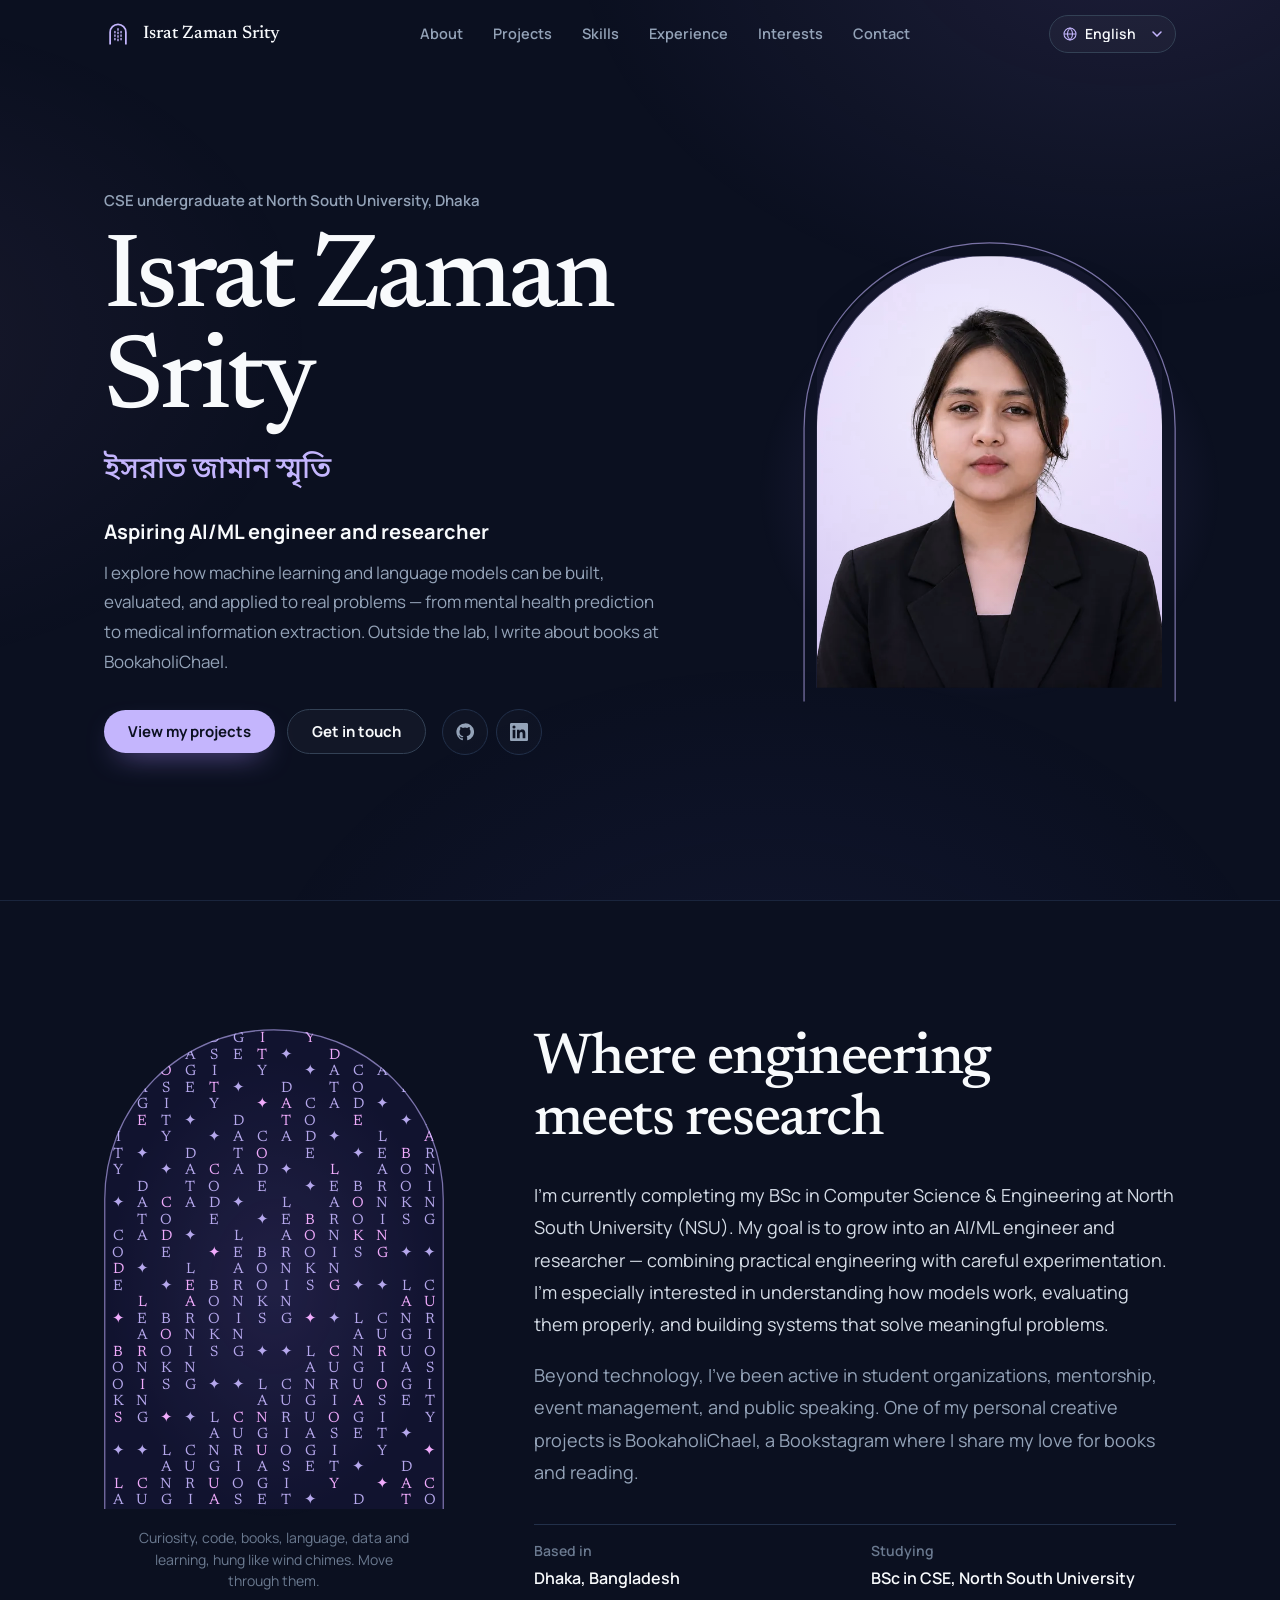
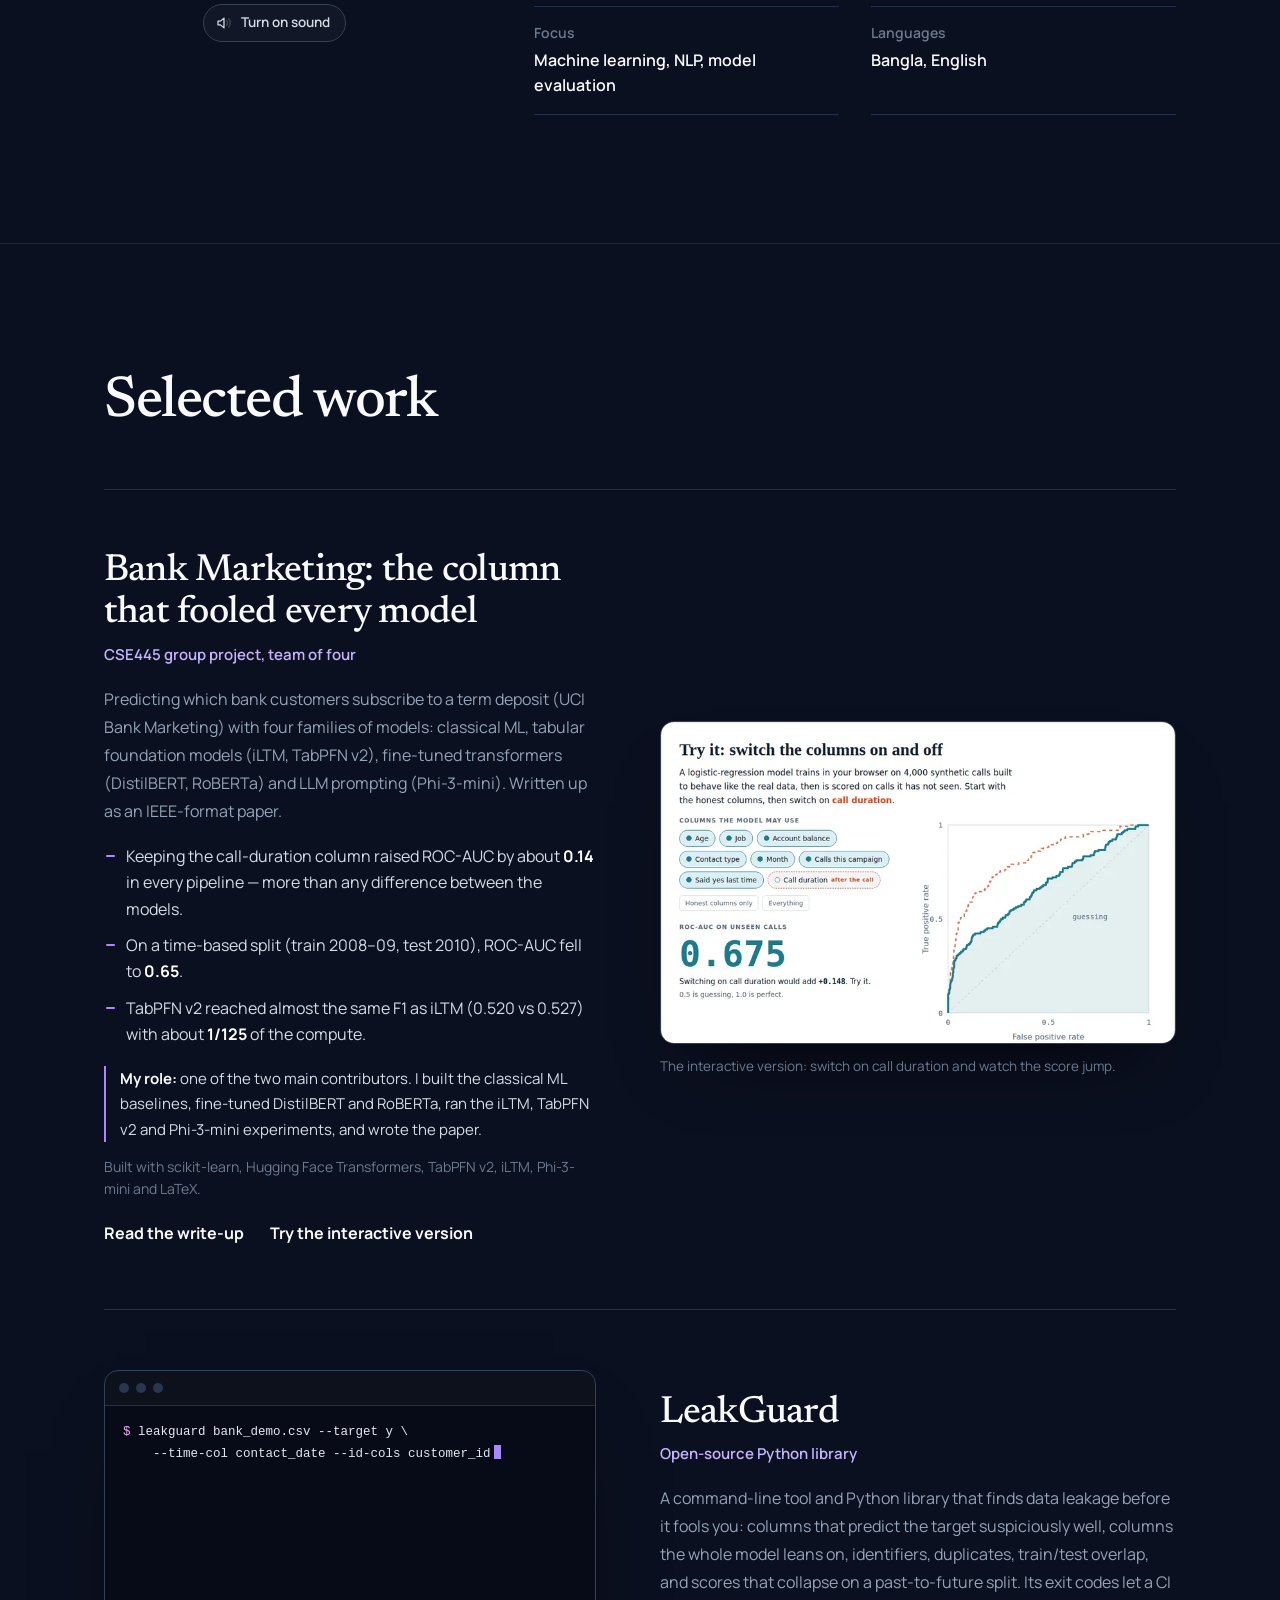
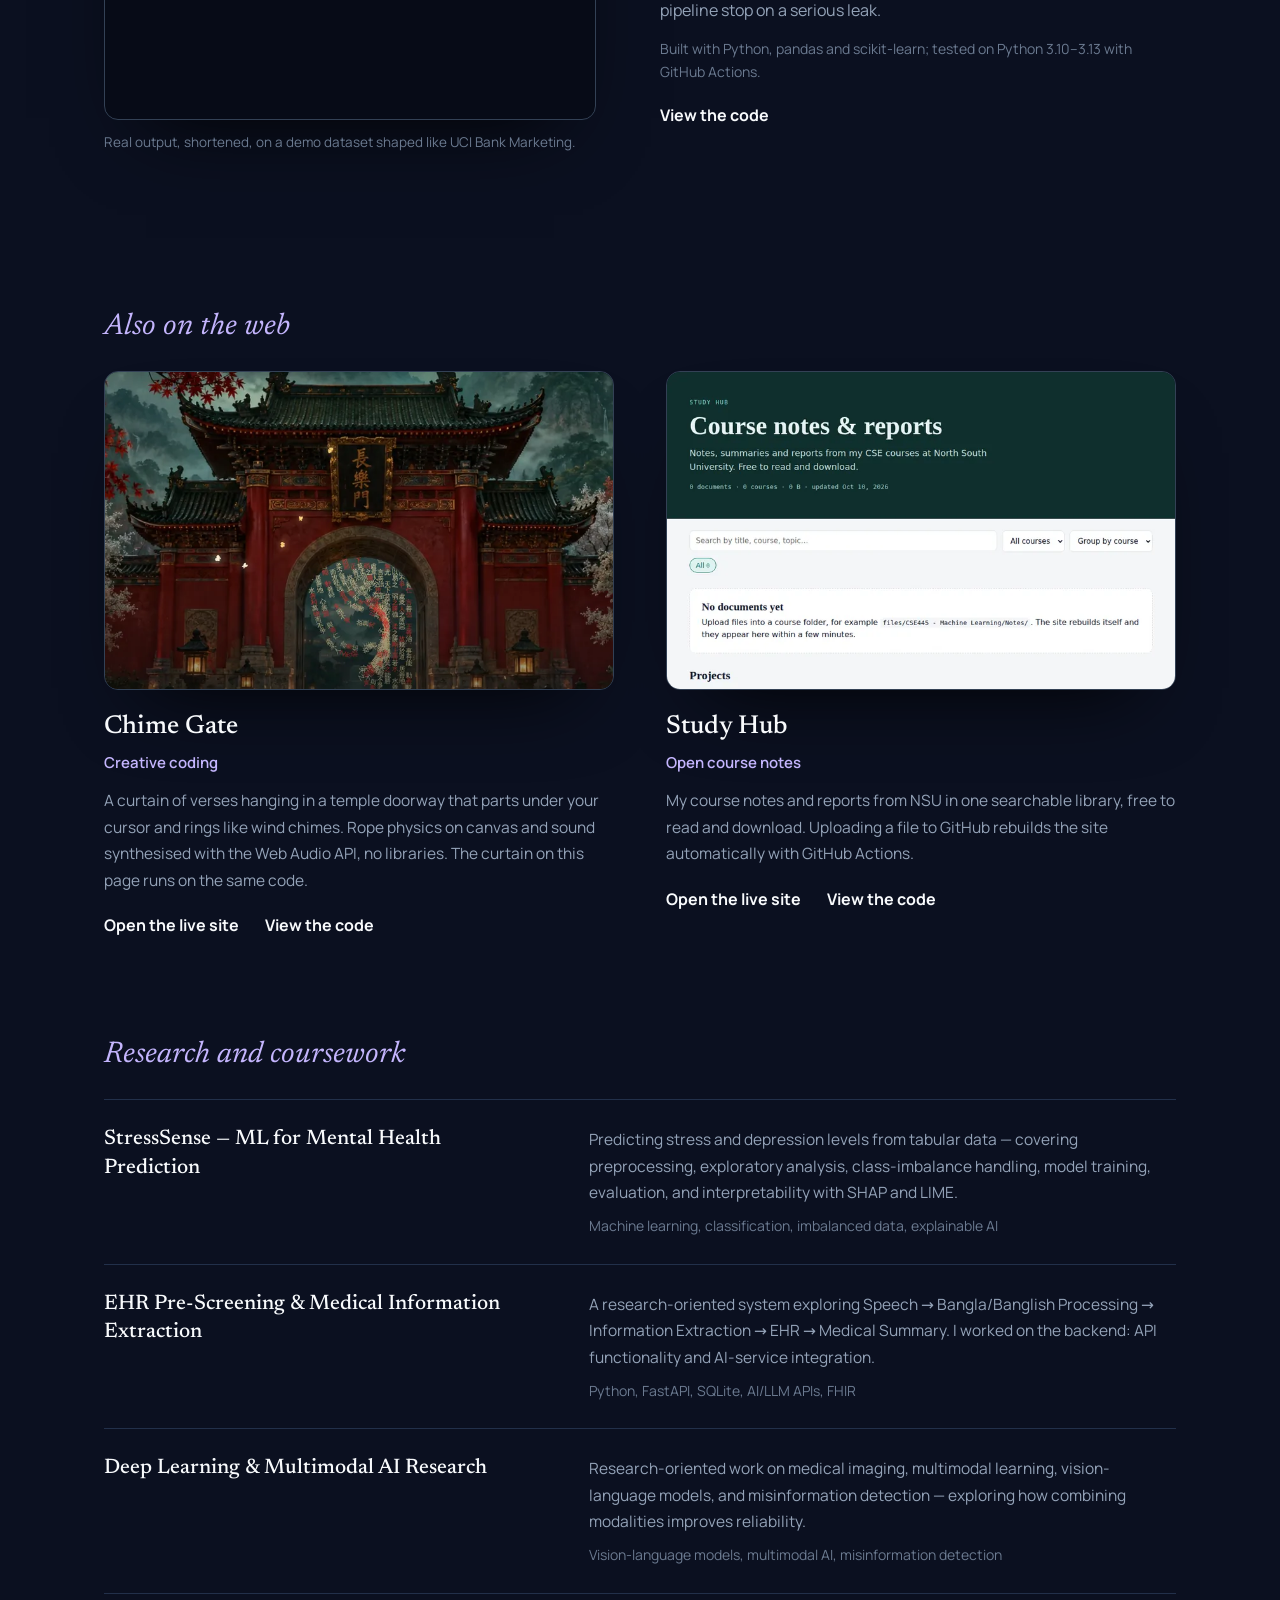
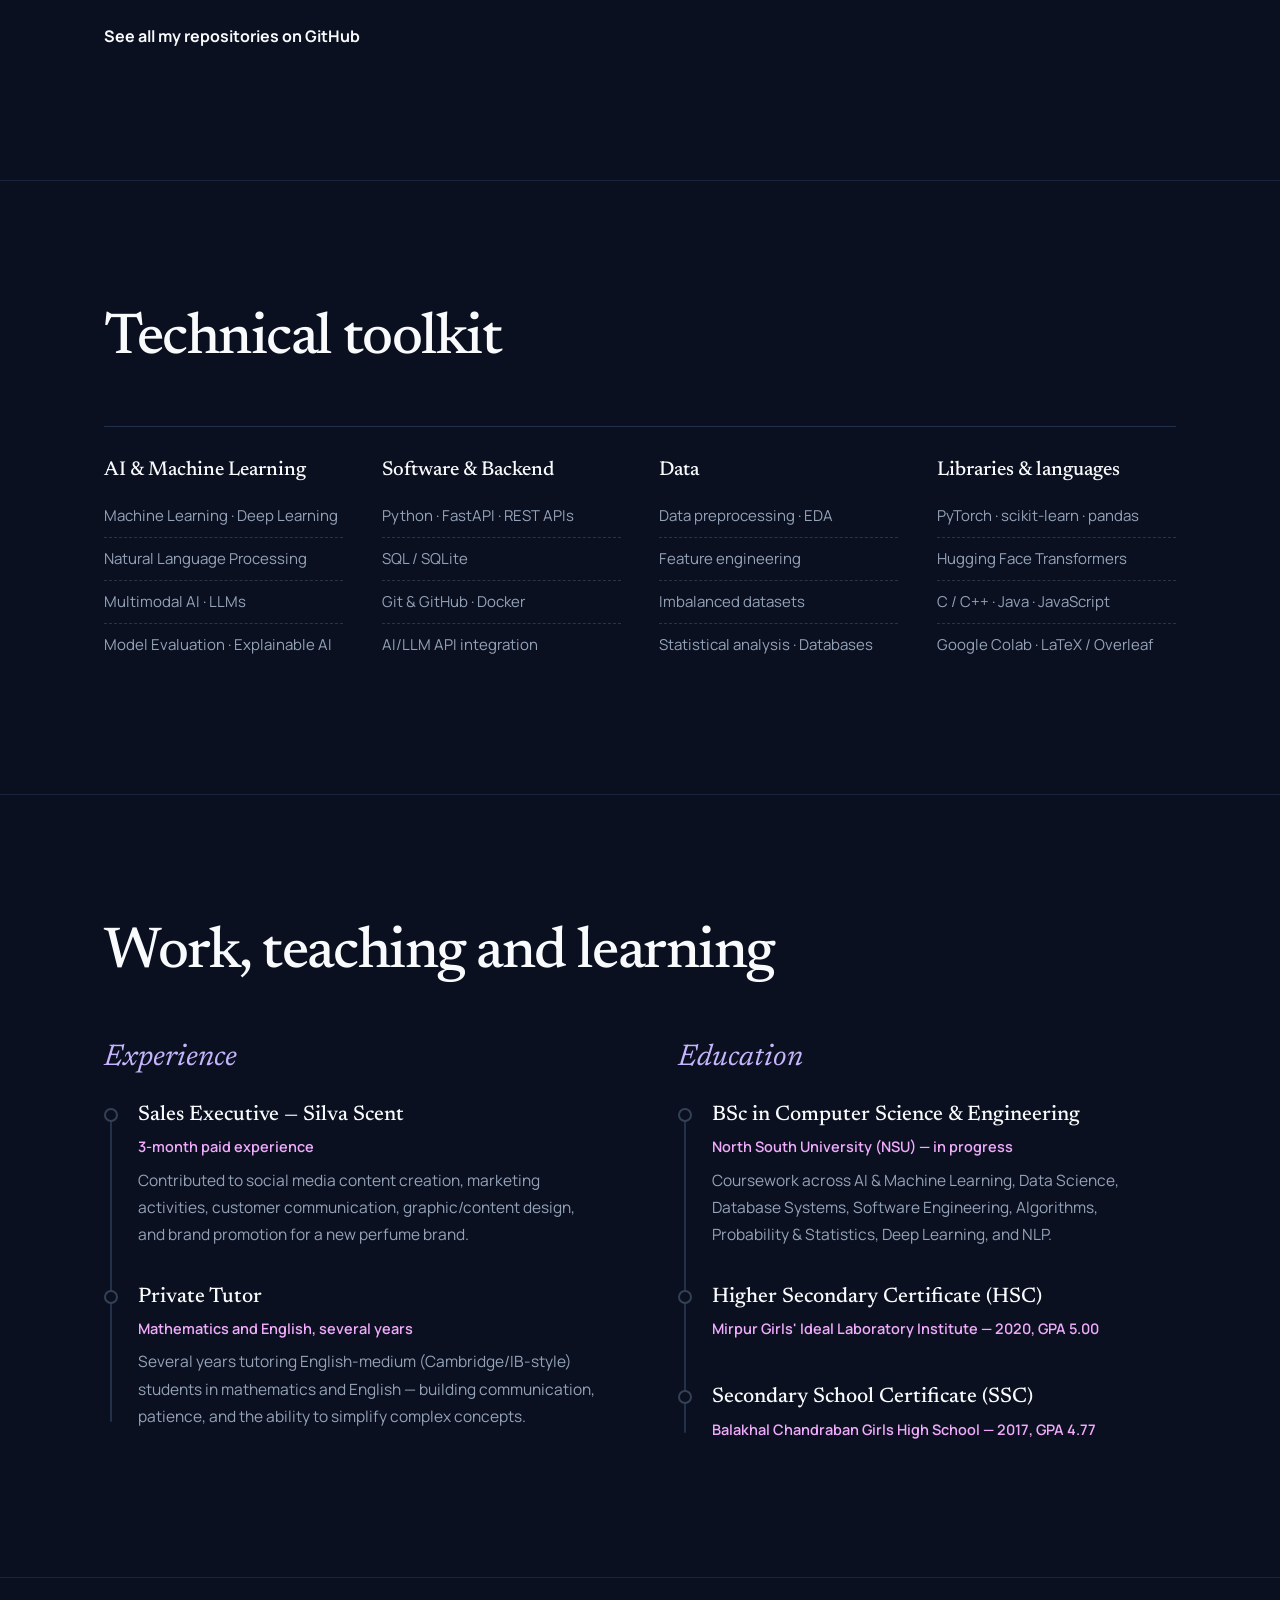
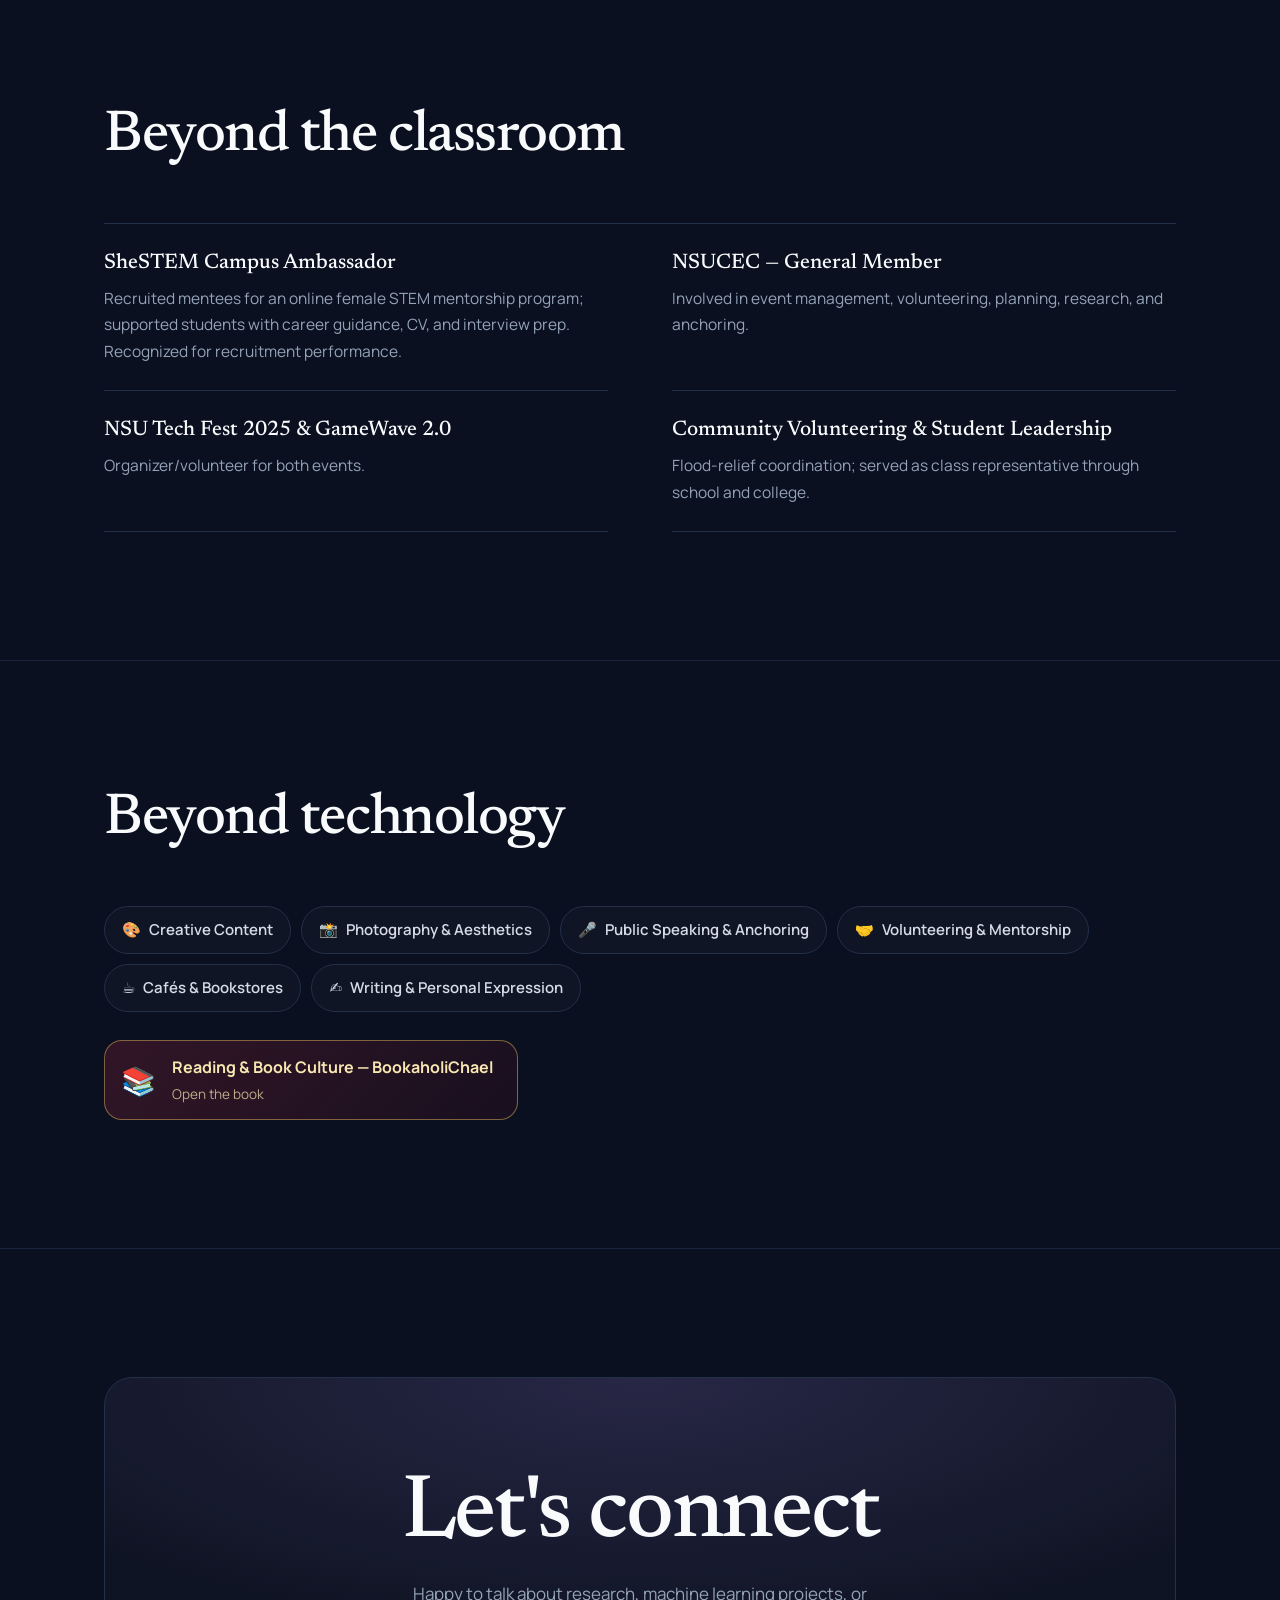
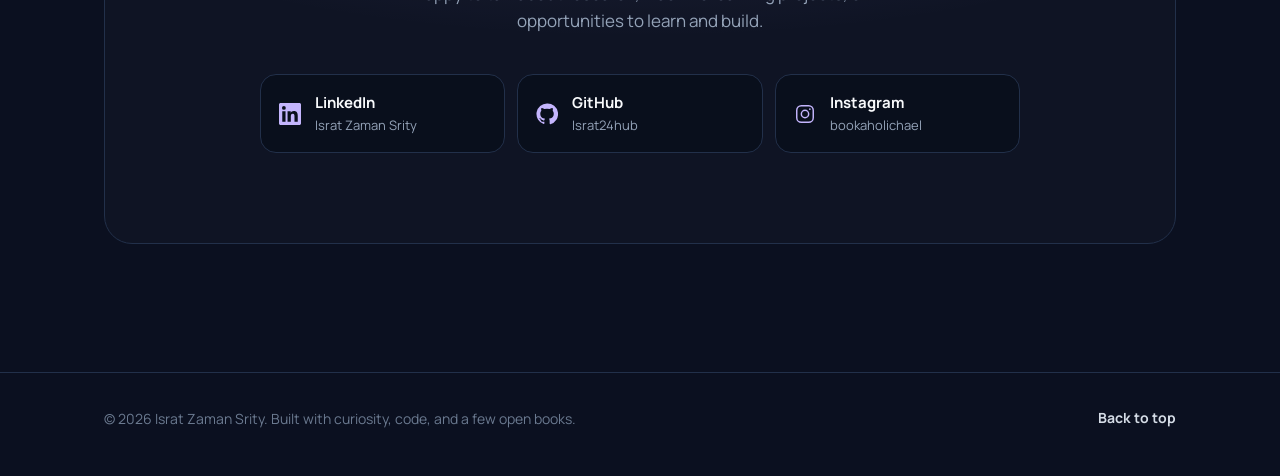
<file: index.html>
<!DOCTYPE html>
<html lang="en" data-lang="en">
<head>
<meta charset="UTF-8">
<meta name="viewport" content="width=device-width, initial-scale=1, viewport-fit=cover">
<title>Israt Zaman Srity — AI/ML Engineer &amp; Researcher</title>
<meta name="description" content="Israt Zaman Srity, CSE undergraduate at North South University, Dhaka. Machine learning, NLP and honest model evaluation: projects, research and contact.">
<meta name="author" content="Israt Zaman Srity">
<meta name="theme-color" content="#0B1020">
<link rel="canonical" href="https://israt24hub.github.io/">
<link rel="icon" href="favicon.svg" type="image/svg+xml">
<meta property="og:type" content="profile">
<meta property="og:title" content="Israt Zaman Srity — AI/ML Engineer &amp; Researcher">
<meta property="og:description" content="CSE undergraduate at North South University. Machine learning, NLP and honest model evaluation.">
<meta property="og:url" content="https://israt24hub.github.io/">
<meta property="og:image" content="https://israt24hub.github.io/og.jpg">
<meta property="og:image:width" content="1200">
<meta property="og:image:height" content="630">
<meta name="twitter:card" content="summary_large_image">
<link rel="preload" href="fonts/newsreader-latin-wght-normal.woff2" as="font" type="font/woff2" crossorigin>
<link rel="preload" href="fonts/manrope-latin-wght-normal.woff2" as="font" type="font/woff2" crossorigin>
<link rel="preload" href="fonts/noto-sans-bengali-bengali-wght-normal.woff2" as="font" type="font/woff2" crossorigin>
<link rel="stylesheet" href="css/style.css">
<script>
  // Runs before the page paints: turns on the animations and restores the saved language.
  (function () {
    var d = document.documentElement
    d.classList.add("js")
    try {
      var l = localStorage.getItem("portfolio-lang")
      if (["bn", "hi", "de", "it", "es"].indexOf(l) !== -1) {
        d.setAttribute("data-lang", l); d.lang = l
        d.classList.add("i18n-pending") // hide the English text until the translation is in place
        setTimeout(function () { d.classList.remove("i18n-pending") }, 2500)
      }
    } catch (e) {}
  })()
</script>
<script type="application/ld+json">
{
  "@context": "https://schema.org",
  "@type": "Person",
  "name": "Israt Zaman Srity",
  "alternateName": "ইসরাত জামান স্মৃতি",
  "url": "https://israt24hub.github.io/",
  "image": "https://israt24hub.github.io/img/srity-640.jpg",
  "affiliation": { "@type": "CollegeOrUniversity", "name": "North South University" },
  "address": { "@type": "PostalAddress", "addressLocality": "Dhaka", "addressCountry": "BD" },
  "sameAs": [
    "https://github.com/Israt24hub",
    "https://www.linkedin.com/in/israt-zaman-srity-286975370",
    "https://www.instagram.com/bookaholichael/"
  ]
}
</script>
</head>
<body>
<a class="skip" href="#main"><span data-i18n="ui.1">Skip to content</span></a>

<header class="nav" id="top">
  <div class="nav-inner">
    <a class="brand" href="#top">
      <svg class="brand-mark" viewBox="0 0 32 32" aria-hidden="true"><path d="M7 28V14a9 9 0 0 1 18 0v14" fill="none" stroke="currentColor" stroke-width="2"/><path d="M12.5 13v11M16 10v14M19.5 13v11" stroke="currentColor" stroke-width="1.6" stroke-dasharray="1.6 2.4" stroke-linecap="round"/></svg>
      <span class="brand-name">Israt Zaman Srity</span>
    </a>
    <nav class="nav-links" id="nav-links" aria-label="Sections">
      <a href="#about"><span data-i18n="nav.1">About</span></a>
      <a href="#projects"><span data-i18n="nav.2">Projects</span></a>
      <a href="#skills"><span data-i18n="nav.3">Skills</span></a>
      <a href="#experience"><span data-i18n="nav.4">Experience</span></a>
      <a href="#interests"><span data-i18n="nav.5">Interests</span></a>
      <a href="#contact"><span data-i18n="nav.6">Contact</span></a>
      <span class="nav-indicator" aria-hidden="true"></span>
    </nav>
    <div class="nav-actions">
      <label class="lang-picker">
        <span class="visually-hidden" data-i18n="ui.language">Language</span>
        <svg viewBox="0 0 24 24" aria-hidden="true"><g fill="none" stroke="currentColor" stroke-width="1.6"><circle cx="12" cy="12" r="9"/><path d="M3 12h18M12 3c2.6 2.8 3.9 5.8 3.9 9s-1.3 6.2-3.9 9c-2.6-2.8-3.9-5.8-3.9-9S9.4 5.8 12 3Z"/></g></svg>
        <select id="lang-select">
          <option value="en" lang="en">English</option>
          <option value="bn" lang="bn">বাংলা</option>
          <option value="hi" lang="hi">हिन्दी</option>
          <option value="de" lang="de">Deutsch</option>
          <option value="it" lang="it">Italiano</option>
          <option value="es" lang="es">Español</option>
        </select>
      </label>
      <button type="button" class="menu-btn" id="menu-btn" aria-expanded="false" aria-controls="nav-links">
        <span class="visually-hidden"><span data-i18n="nav.7">Menu</span></span>
        <span class="menu-icon" aria-hidden="true"><i></i><i></i></span>
      </button>
    </div>
  </div>
</header>

<main id="main">

<!-- ============================== HERO ============================== -->
<section class="hero" aria-labelledby="hero-name">
  <div class="container hero-grid">
    <div class="hero-text">
      <p class="hero-where intro" style="--d:0">
        <span data-i18n="hero.1">CSE undergraduate at North South University, Dhaka</span>
      </p>
      <h1 class="hero-name" id="hero-name">
        <span data-i18n="hero.2"><span class="line"><span>Israt Zaman</span></span><span class="line"><span>Srity</span></span></span>
      </h1>
      <p class="hero-alt intro" style="--d:3" aria-hidden="true">
        <span id="hero-alt" lang="bn" data-i18n="hero.alt">ইসরাত জামান স্মৃতি</span>
      </p>
      <p class="hero-role intro" style="--d:4">
        <span data-i18n="hero.3">Aspiring AI/ML engineer and researcher</span>
      </p>
      <p class="hero-lede intro" style="--d:5">
        <span data-i18n="hero.4">I explore how machine learning and language models can be built, evaluated, and applied to real problems — from mental health prediction to medical information extraction. Outside the lab, I write about books at BookaholiChael.</span>
      </p>
      <div class="cta-row intro" style="--d:6">
        <a class="btn btn-primary" href="#projects"><span data-i18n="hero.5">View my projects</span></a>
        <a class="btn btn-ghost" href="#contact"><span data-i18n="hero.6">Get in touch</span></a>
        <span class="hero-social">
          <a href="https://github.com/Israt24hub" target="_blank" rel="noopener" aria-label="GitHub">
            <svg viewBox="0 0 24 24" aria-hidden="true"><path fill="currentColor" d="M12 .5a11.5 11.5 0 0 0-3.64 22.41c.58.1.79-.25.79-.56v-2c-3.2.7-3.88-1.37-3.88-1.37-.53-1.33-1.3-1.69-1.3-1.69-1.05-.72.08-.7.08-.7 1.16.08 1.77 1.19 1.77 1.19 1.03 1.77 2.71 1.26 3.37.96.1-.75.4-1.26.73-1.55-2.56-.29-5.25-1.28-5.25-5.69 0-1.26.45-2.29 1.19-3.1-.12-.29-.52-1.46.11-3.05 0 0 .97-.31 3.17 1.18a11 11 0 0 1 5.77 0c2.2-1.49 3.17-1.18 3.17-1.18.63 1.59.23 2.76.11 3.05.74.81 1.19 1.84 1.19 3.1 0 4.42-2.7 5.39-5.27 5.68.41.36.78 1.06.78 2.14v3.17c0 .31.21.67.8.56A11.5 11.5 0 0 0 12 .5Z"/></svg>
          </a>
          <a href="https://www.linkedin.com/in/israt-zaman-srity-286975370" target="_blank" rel="noopener" aria-label="LinkedIn">
            <svg viewBox="0 0 24 24" aria-hidden="true"><path fill="currentColor" d="M20.45 20.45h-3.56v-5.57c0-1.33-.02-3.04-1.85-3.04-1.86 0-2.14 1.45-2.14 2.94v5.67H9.34V9h3.42v1.56h.05c.48-.9 1.64-1.85 3.37-1.85 3.6 0 4.27 2.37 4.27 5.46v6.28ZM5.34 7.43a2.06 2.06 0 1 1 0-4.13 2.06 2.06 0 0 1 0 4.13ZM7.12 20.45H3.56V9h3.56v11.45ZM22.22 0H1.77C.8 0 0 .77 0 1.73v20.54C0 23.23.8 24 1.77 24h20.45c.98 0 1.78-.77 1.78-1.73V1.73C24 .77 23.2 0 22.22 0Z"/></svg>
          </a>
        </span>
      </div>
    </div>

    <figure class="hero-portrait">
      <div class="portrait-frame" id="portrait-frame">
        <svg class="arch-line" aria-hidden="true"><path /></svg>
        <div class="portrait">
          <picture>
            <source type="image/webp" srcset="img/srity-360.webp 360w, img/srity-640.webp 640w" sizes="(max-width: 900px) 260px, 380px">
            <img src="img/srity-640.jpg" width="640" height="750" alt="Portrait of Israt Zaman Srity" fetchpriority="high">
          </picture>
        </div>
      </div>
    </figure>
  </div>
</section>

<!-- ============================== ABOUT ============================== -->
<section id="about" class="section">
  <div class="container about-grid">
    <figure class="doorway" data-reveal>
      <div class="arch" id="chime-arch">
        <svg class="arch-line" aria-hidden="true"><path /></svg>
      </div>
      <figcaption class="arch-caption">
        <span data-i18n="hero.7">Curiosity, code, books, language, data and learning, hung like wind chimes. Move through them.</span>
        <button type="button" class="sound-btn" id="chime-sound" aria-pressed="false">
          <svg viewBox="0 0 24 24" aria-hidden="true"><g fill="none" stroke="currentColor" stroke-width="1.7" stroke-linecap="round" stroke-linejoin="round"><path d="M4 9.5h3.2L12 5.5v13l-4.8-4H4z"/><path class="wave" d="M15.5 9a4.2 4.2 0 0 1 0 6M18.2 6.5a8 8 0 0 1 0 11"/></g></svg>
          <span class="sound-label" data-i18n="sound.off">Turn on sound</span>
        </button>
      </figcaption>
    </figure>
    <div class="about-main">
      <h2 class="title" data-reveal><span data-i18n="about.1">Where engineering meets research</span></h2>
      <div class="about-text" data-reveal>
        <p data-i18n="about.2">I'm currently completing my BSc in Computer Science &amp; Engineering at North South University (NSU). My goal is to grow into an AI/ML engineer and researcher — combining practical engineering with careful experimentation. I'm especially interested in understanding how models work, evaluating them properly, and building systems that solve meaningful problems.</p>
        <p data-i18n="about.3">Beyond technology, I've been active in student organizations, mentorship, event management, and public speaking. One of my personal creative projects is BookaholiChael, a Bookstagram where I share my love for books and reading.</p>
      </div>
      <dl class="facts" data-reveal>
        <div><dt><span data-i18n="about.4">Based in</span></dt><dd><span data-i18n="about.5">Dhaka, Bangladesh</span></dd></div>
        <div><dt><span data-i18n="about.6">Studying</span></dt><dd><span data-i18n="about.7">BSc in CSE, North South University</span></dd></div>
        <div><dt><span data-i18n="about.8">Focus</span></dt><dd><span data-i18n="about.9">Machine learning, NLP, model evaluation</span></dd></div>
        <div><dt><span data-i18n="about.10">Languages</span></dt><dd><span data-i18n="about.11">Bangla, English</span></dd></div>
      </dl>
    </div>
  </div>
</section>

<!-- ============================== PROJECTS ============================== -->
<section id="projects" class="section">
  <div class="container">
    <h2 class="title" data-reveal><span data-i18n="projects.1">Selected work</span></h2>

    <article class="feature" data-reveal>
      <div class="feature-text">
        <h3><span data-i18n="projects.2">Bank Marketing: the column that fooled every model</span></h3>
        <p class="meta"><span data-i18n="projects.3">CSE445 group project, team of four</span></p>
        <p data-i18n="projects.4">Predicting which bank customers subscribe to a term deposit (UCI Bank Marketing) with four families of models: classical ML, tabular foundation models (iLTM, TabPFN v2), fine-tuned transformers (DistilBERT, RoBERTa) and LLM prompting (Phi-3-mini). Written up as an IEEE-format paper.</p>
        <ul class="findings" data-i18n="projects.5">
          <li>Keeping the call-duration column raised ROC-AUC by about <b>0.14</b> in every pipeline — more than any difference between the models.</li>
          <li>On a time-based split (train 2008–09, test 2010), ROC-AUC fell to <b>0.65</b>.</li>
          <li>TabPFN v2 reached almost the same F1 as iLTM (0.520 vs 0.527) with about <b>1/125</b> of the compute.</li>
        </ul>
        <p class="role" data-i18n="projects.6"><b>My role:</b> one of the two main contributors. I built the classical ML baselines, fine-tuned DistilBERT and RoBERTa, ran the iLTM, TabPFN v2 and Phi-3-mini experiments, and wrote the paper.</p>
        <p class="built" data-i18n="projects.7">Built with scikit-learn, Hugging Face Transformers, TabPFN v2, iLTM, Phi-3-mini and LaTeX.</p>
        <p class="links">
          <a class="link" href="https://github.com/Israt24hub/bank-marketing-leakage" target="_blank" rel="noopener"><span data-i18n="projects.8">Read the write-up</span></a>
          <a class="link" href="https://israt24hub.github.io/data-leakage-explained/" target="_blank" rel="noopener"><span data-i18n="projects.9">Try the interactive version</span></a>
        </p>
      </div>
      <figure class="feature-visual">
        <a class="shot" href="https://israt24hub.github.io/data-leakage-explained/" target="_blank" rel="noopener" tabindex="-1">
          <img src="img/projects/leakage-explainer.webp" width="800" height="500" loading="lazy" alt="The interactive explainer: column switches on the left, and an ROC curve that jumps up when call duration is switched on">
        </a>
        <figcaption>
          <span data-i18n="projects.10">The interactive version: switch on call duration and watch the score jump.</span>
        </figcaption>
      </figure>
    </article>

    <article class="feature feature-flip" data-reveal>
      <div class="feature-text">
        <h3>LeakGuard</h3>
        <p class="meta"><span data-i18n="projects.11">Open-source Python library</span></p>
        <p data-i18n="projects.12">A command-line tool and Python library that finds data leakage before it fools you: columns that predict the target suspiciously well, columns the whole model leans on, identifiers, duplicates, train/test overlap, and scores that collapse on a past-to-future split. Its exit codes let a CI pipeline stop on a serious leak.</p>
        <p class="built" data-i18n="projects.13">Built with Python, pandas and scikit-learn; tested on Python 3.10–3.13 with GitHub Actions.</p>
        <p class="links">
          <a class="link" href="https://github.com/Israt24hub/leakguard" target="_blank" rel="noopener"><span data-i18n="projects.14">View the code</span></a>
        </p>
      </div>
      <figure class="feature-visual">
        <div class="terminal" data-terminal>
          <div class="term-bar" aria-hidden="true"><i></i><i></i><i></i></div>
<pre class="term-body" tabindex="0" aria-label="LeakGuard output"><code><span class="t-line t-cmd"><span class="t-prompt">$ </span>leakguard bank_demo.csv --target y \
    --time-col contact_date --id-cols customer_id</span>
<span class="t-line t-strong">LeakGuard report</span>
<span class="t-line t-dim">6,000 rows, 9 features, baseline ROC-AUC 0.845</span>
<span class="t-line"> </span>
<span class="t-line"><span class="sev high">HIGH</span>    dominant_feature  <b>duration</b></span>
<span class="t-line t-dim">        without it: ROC-AUC 0.845 → 0.677</span>
<span class="t-line"><span class="sev med">MEDIUM</span>  label_shift       (dataset)</span>
<span class="t-line t-dim">        'yes' share: 7% early → 26% late</span>
<span class="t-line"><span class="sev low">LOW</span>     id_like           customer_id</span>
<span class="t-line"><span class="sev low">LOW</span>     name_hint         duration</span>
<span class="t-line"> </span>
<span class="t-line t-exit">exit code 1: the CI check fails</span><span class="t-caret" aria-hidden="true"></span></code></pre>
        </div>
        <figcaption>
          <span data-i18n="projects.15">Real output, shortened, on a demo dataset shaped like UCI Bank Marketing.</span>
        </figcaption>
      </figure>
    </article>

    <h3 class="subhead" data-reveal><span data-i18n="projects.16">Also on the web</span></h3>
    <div class="web-grid">
      <article class="web-card" data-reveal>
        <a class="shot" href="https://israt24hub.github.io/chime-gate/" target="_blank" rel="noopener" tabindex="-1" aria-hidden="true">
          <img src="img/projects/chime-gate.webp" width="800" height="500" alt="" loading="lazy">
        </a>
        <h4>Chime Gate</h4>
        <p class="meta"><span data-i18n="projects.17">Creative coding</span></p>
        <p data-i18n="projects.18">A curtain of verses hanging in a temple doorway that parts under your cursor and rings like wind chimes. Rope physics on canvas and sound synthesised with the Web Audio API, no libraries. The curtain on this page runs on the same code.</p>
        <p class="links">
          <a class="link" href="https://israt24hub.github.io/chime-gate/" target="_blank" rel="noopener"><span data-i18n="projects.19">Open the live site</span></a>
          <a class="link" href="https://github.com/Israt24hub/chime-gate" target="_blank" rel="noopener"><span data-i18n="projects.14">View the code</span></a>
        </p>
      </article>
      <article class="web-card" data-reveal>
        <a class="shot" href="https://israt24hub.github.io/study-hub/" target="_blank" rel="noopener" tabindex="-1" aria-hidden="true">
          <img src="img/projects/study-hub.webp" width="800" height="500" alt="" loading="lazy">
        </a>
        <h4>Study Hub</h4>
        <p class="meta"><span data-i18n="projects.20">Open course notes</span></p>
        <p data-i18n="projects.21">My course notes and reports from NSU in one searchable library, free to read and download. Uploading a file to GitHub rebuilds the site automatically with GitHub Actions.</p>
        <p class="links">
          <a class="link" href="https://israt24hub.github.io/study-hub/" target="_blank" rel="noopener"><span data-i18n="projects.19">Open the live site</span></a>
          <a class="link" href="https://github.com/Israt24hub/study-hub" target="_blank" rel="noopener"><span data-i18n="projects.14">View the code</span></a>
        </p>
      </article>
    </div>

    <h3 class="subhead" data-reveal><span data-i18n="projects.22">Research and coursework</span></h3>
    <div class="research" data-reveal>
      <article class="research-item">
        <h4><span data-i18n="projects.23">StressSense — ML for Mental Health Prediction</span></h4>
        <div>
          <p data-i18n="projects.24">Predicting stress and depression levels from tabular data — covering preprocessing, exploratory analysis, class-imbalance handling, model training, evaluation, and interpretability with SHAP and LIME.</p>
          <p class="built">Machine learning, classification, imbalanced data, explainable AI</p>
        </div>
      </article>
      <article class="research-item">
        <h4><span data-i18n="projects.25">EHR Pre-Screening &amp; Medical Information Extraction</span></h4>
        <div>
          <p data-i18n="projects.26">A research-oriented system exploring Speech → Bangla/Banglish Processing → Information Extraction → EHR → Medical Summary. I worked on the backend: API functionality and AI-service integration.</p>
          <p class="built">Python, FastAPI, SQLite, AI/LLM APIs, FHIR</p>
        </div>
      </article>
      <article class="research-item">
        <h4><span data-i18n="projects.27">Deep Learning &amp; Multimodal AI Research</span></h4>
        <div>
          <p data-i18n="projects.28">Research-oriented work on medical imaging, multimodal learning, vision-language models, and misinformation detection — exploring how combining modalities improves reliability.</p>
          <p class="built">Vision-language models, multimodal AI, misinformation detection</p>
        </div>
      </article>
    </div>
    <p class="more" data-reveal>
      <a class="link" href="https://github.com/Israt24hub?tab=repositories" target="_blank" rel="noopener"><span data-i18n="projects.29">See all my repositories on GitHub</span></a>
    </p>
  </div>
</section>

<!-- ============================== SKILLS ============================== -->
<section id="skills" class="section">
  <div class="container">
    <h2 class="title" data-reveal><span data-i18n="skills.1">Technical toolkit</span></h2>
    <div class="skills" data-reveal>
      <div class="skill-col">
        <h3><span data-i18n="skills.2">AI &amp; Machine Learning</span></h3>
        <ul>
          <li><span data-i18n="skills.3">Machine Learning · Deep Learning</span></li>
          <li><span data-i18n="skills.4">Natural Language Processing</span></li>
          <li><span data-i18n="skills.5">Multimodal AI · LLMs</span></li>
          <li><span data-i18n="skills.6">Model Evaluation · Explainable AI</span></li>
        </ul>
      </div>
      <div class="skill-col">
        <h3><span data-i18n="skills.7">Software &amp; Backend</span></h3>
        <ul>
          <li>Python · FastAPI · REST APIs</li>
          <li>SQL / SQLite</li>
          <li>Git &amp; GitHub · Docker</li>
          <li><span data-i18n="skills.8">AI/LLM API integration</span></li>
        </ul>
      </div>
      <div class="skill-col">
        <h3><span data-i18n="skills.9">Data</span></h3>
        <ul>
          <li><span data-i18n="skills.10">Data preprocessing · EDA</span></li>
          <li><span data-i18n="skills.11">Feature engineering</span></li>
          <li><span data-i18n="skills.12">Imbalanced datasets</span></li>
          <li><span data-i18n="skills.13">Statistical analysis · Databases</span></li>
        </ul>
      </div>
      <div class="skill-col">
        <h3><span data-i18n="skills.14">Libraries &amp; languages</span></h3>
        <ul>
          <li>PyTorch · scikit-learn · pandas</li>
          <li>Hugging Face Transformers</li>
          <li>C / C++ · Java · JavaScript</li>
          <li>Google Colab · LaTeX / Overleaf</li>
        </ul>
      </div>
    </div>
  </div>
</section>

<!-- ============================== EXPERIENCE + EDUCATION ============================== -->
<section id="experience" class="section">
  <div class="container">
    <h2 class="title" data-reveal><span data-i18n="experience.1">Work, teaching and learning</span></h2>
    <div class="journey">
      <div>
        <h3 class="subhead subhead-plain" data-reveal><span data-i18n="nav.4">Experience</span></h3>
        <ol class="timeline">
          <li class="tl-item" data-reveal>
            <h4><span data-i18n="experience.2">Sales Executive — Silva Scent</span></h4>
            <p class="meta"><span data-i18n="experience.3">3-month paid experience</span></p>
            <p data-i18n="experience.4">Contributed to social media content creation, marketing activities, customer communication, graphic/content design, and brand promotion for a new perfume brand.</p>
          </li>
          <li class="tl-item" data-reveal>
            <h4><span data-i18n="experience.5">Private Tutor</span></h4>
            <p class="meta"><span data-i18n="experience.6">Mathematics and English, several years</span></p>
            <p data-i18n="experience.7">Several years tutoring English-medium (Cambridge/IB-style) students in mathematics and English — building communication, patience, and the ability to simplify complex concepts.</p>
          </li>
        </ol>
      </div>
      <div>
        <h3 class="subhead subhead-plain" data-reveal><span data-i18n="experience.8">Education</span></h3>
        <ol class="timeline">
          <li class="tl-item" data-reveal>
            <h4><span data-i18n="experience.9">BSc in Computer Science &amp; Engineering</span></h4>
            <p class="meta"><span data-i18n="experience.10">North South University (NSU) — in progress</span></p>
            <p data-i18n="experience.11">Coursework across AI &amp; Machine Learning, Data Science, Database Systems, Software Engineering, Algorithms, Probability &amp; Statistics, Deep Learning, and NLP.</p>
          </li>
          <li class="tl-item" data-reveal>
            <h4><span data-i18n="experience.12">Higher Secondary Certificate (HSC)</span></h4>
            <p class="meta"><span data-i18n="experience.13">Mirpur Girls' Ideal Laboratory Institute — 2020, GPA 5.00</span></p>
          </li>
          <li class="tl-item" data-reveal>
            <h4><span data-i18n="experience.14">Secondary School Certificate (SSC)</span></h4>
            <p class="meta"><span data-i18n="experience.15">Balakhal Chandraban Girls High School — 2017, GPA 4.77</span></p>
          </li>
        </ol>
      </div>
    </div>
  </div>
</section>

<!-- ============================== LEADERSHIP ============================== -->
<section id="leadership" class="section">
  <div class="container">
    <h2 class="title" data-reveal><span data-i18n="leadership.1">Beyond the classroom</span></h2>
    <div class="lead-grid" data-reveal>
      <div class="lead-item">
        <h3><span data-i18n="leadership.2">SheSTEM Campus Ambassador</span></h3>
        <p data-i18n="leadership.3">Recruited mentees for an online female STEM mentorship program; supported students with career guidance, CV, and interview prep. Recognized for recruitment performance.</p>
      </div>
      <div class="lead-item">
        <h3><span data-i18n="leadership.4">NSUCEC — General Member</span></h3>
        <p data-i18n="leadership.5">Involved in event management, volunteering, planning, research, and anchoring.</p>
      </div>
      <div class="lead-item">
        <h3><span data-i18n="leadership.6">NSU Tech Fest 2025 &amp; GameWave 2.0</span></h3>
        <p data-i18n="leadership.7">Organizer/volunteer for both events.</p>
      </div>
      <div class="lead-item">
        <h3><span data-i18n="leadership.8">Community Volunteering &amp; Student Leadership</span></h3>
        <p data-i18n="leadership.9">Flood-relief coordination; served as class representative through school and college.</p>
      </div>
    </div>
  </div>
</section>

<!-- ============================== INTERESTS ============================== -->
<section id="interests" class="section">
  <div class="container">
    <h2 class="title" data-reveal><span data-i18n="interests.1">Beyond technology</span></h2>
    <div class="interest-grid" data-reveal>
      <span class="interest"><span aria-hidden="true">🎨</span> <span data-i18n="interests.2">Creative Content</span></span>
      <span class="interest"><span aria-hidden="true">📸</span> <span data-i18n="interests.3">Photography &amp; Aesthetics</span></span>
      <span class="interest"><span aria-hidden="true">🎤</span> <span data-i18n="interests.4">Public Speaking &amp; Anchoring</span></span>
      <span class="interest"><span aria-hidden="true">🤝</span> <span data-i18n="interests.5">Volunteering &amp; Mentorship</span></span>
      <span class="interest"><span aria-hidden="true">☕</span> <span data-i18n="interests.6">Cafés &amp; Bookstores</span></span>
      <span class="interest"><span aria-hidden="true">✍️</span> <span data-i18n="interests.7">Writing &amp; Personal Expression</span></span>
    </div>
    <button type="button" class="book-invite" id="open-book" aria-haspopup="dialog" data-reveal>
      <span class="book-invite-icon" aria-hidden="true">📚</span>
      <span class="book-invite-text">
        <b><span data-i18n="interests.8">Reading &amp; Book Culture — BookaholiChael</span></b>
        <small><span data-i18n="interests.9">Open the book</span></small>
      </span>
    </button>
  </div>
</section>

<!-- ============================== CONTACT ============================== -->
<!-- EDIT: to show your email address and a message form, put your email between the quotes in data-email="" -->
<section id="contact" class="section" data-email="">
  <div class="container">
    <div class="contact" data-reveal>
      <h2 class="title contact-title"><span data-i18n="contact.1">Let's connect</span></h2>
      <p class="contact-lede">
        <span data-i18n="contact.2">Happy to talk about research, machine learning projects, or opportunities to learn and build.</span>
      </p>
      <div class="contact-links">
        <a class="contact-link" id="email-link" href="#" hidden>
          <svg viewBox="0 0 24 24" aria-hidden="true"><g fill="none" stroke="currentColor" stroke-width="1.6"><rect x="3" y="5" width="18" height="14" rx="2.5"/><path d="m4 7 8 6 8-6"/></g></svg>
          <span><b><span data-i18n="contact.3">Email</span></b><small class="email-text"></small></span>
        </a>
        <a class="contact-link" href="https://www.linkedin.com/in/israt-zaman-srity-286975370" target="_blank" rel="noopener">
          <svg viewBox="0 0 24 24" aria-hidden="true"><path fill="currentColor" d="M20.45 20.45h-3.56v-5.57c0-1.33-.02-3.04-1.85-3.04-1.86 0-2.14 1.45-2.14 2.94v5.67H9.34V9h3.42v1.56h.05c.48-.9 1.64-1.85 3.37-1.85 3.6 0 4.27 2.37 4.27 5.46v6.28ZM5.34 7.43a2.06 2.06 0 1 1 0-4.13 2.06 2.06 0 0 1 0 4.13ZM7.12 20.45H3.56V9h3.56v11.45ZM22.22 0H1.77C.8 0 0 .77 0 1.73v20.54C0 23.23.8 24 1.77 24h20.45c.98 0 1.78-.77 1.78-1.73V1.73C24 .77 23.2 0 22.22 0Z"/></svg>
          <span><b>LinkedIn</b><small>Israt Zaman Srity</small></span>
        </a>
        <a class="contact-link" href="https://github.com/Israt24hub" target="_blank" rel="noopener">
          <svg viewBox="0 0 24 24" aria-hidden="true"><path fill="currentColor" d="M12 .5a11.5 11.5 0 0 0-3.64 22.41c.58.1.79-.25.79-.56v-2c-3.2.7-3.88-1.37-3.88-1.37-.53-1.33-1.3-1.69-1.3-1.69-1.05-.72.08-.7.08-.7 1.16.08 1.77 1.19 1.77 1.19 1.03 1.77 2.71 1.26 3.37.96.1-.75.4-1.26.73-1.55-2.56-.29-5.25-1.28-5.25-5.69 0-1.26.45-2.29 1.19-3.1-.12-.29-.52-1.46.11-3.05 0 0 .97-.31 3.17 1.18a11 11 0 0 1 5.77 0c2.2-1.49 3.17-1.18 3.17-1.18.63 1.59.23 2.76.11 3.05.74.81 1.19 1.84 1.19 3.1 0 4.42-2.7 5.39-5.27 5.68.41.36.78 1.06.78 2.14v3.17c0 .31.21.67.8.56A11.5 11.5 0 0 0 12 .5Z"/></svg>
          <span><b>GitHub</b><small>Israt24hub</small></span>
        </a>
        <a class="contact-link" href="https://www.instagram.com/bookaholichael/" target="_blank" rel="noopener">
          <svg viewBox="0 0 24 24" aria-hidden="true"><g fill="none" stroke="currentColor" stroke-width="1.6"><rect x="3" y="3" width="18" height="18" rx="5"/><circle cx="12" cy="12" r="4"/><circle cx="17.3" cy="6.7" r=".9" fill="currentColor" stroke="none"/></g></svg>
          <span><b>Instagram</b><small>bookaholichael</small></span>
        </a>
      </div>
      <form class="contact-form" id="contact-form" hidden>
        <div class="field-row">
          <label><span data-i18n="contact.4">Your name</span><input name="name" type="text" autocomplete="name" required></label>
          <label><span data-i18n="contact.5">Your email</span><input name="email" type="email" autocomplete="email" required></label>
        </div>
        <label><span data-i18n="contact.6">Message</span><textarea name="message" rows="4" required></textarea></label>
        <button type="submit" class="btn btn-primary"><span data-i18n="contact.7">Write the email</span></button>
        <p class="note"><span data-i18n="contact.8">This opens your email app with the message filled in.</span></p>
      </form>
    </div>
  </div>
</section>
</main>

<footer class="footer">
  <div class="container footer-inner">
    <p>
      <span data-i18n="footer.1">© <span class="year">2026</span> Israt Zaman Srity. Built with curiosity, code, and a few open books.</span>
    </p>
    <a class="link" href="#top"><span data-i18n="footer.2">Back to top</span></a>
  </div>
</footer>

<!-- ============================== BOOK OVERLAY ============================== -->
<div id="book" class="book-overlay" role="dialog" aria-modal="true" aria-labelledby="book-title" hidden>
  <div class="book-arch" id="book-arch" aria-hidden="true"></div>
  <button type="button" id="book-sound" class="sound-btn book-sound" aria-pressed="false">
    <svg viewBox="0 0 24 24" aria-hidden="true"><g fill="none" stroke="currentColor" stroke-width="1.7" stroke-linecap="round" stroke-linejoin="round"><path d="M4 9.5h3.2L12 5.5v13l-4.8-4H4z"/><path class="wave" d="M15.5 9a4.2 4.2 0 0 1 0 6M18.2 6.5a8 8 0 0 1 0 11"/></g></svg>
    <span class="sound-label" data-i18n="sound.off">Turn on sound</span>
  </button>
  <button type="button" id="book-close" class="book-close"><span class="visually-hidden"><span data-i18n="book.1">Close the book</span></span><span aria-hidden="true">×</span></button>
  <div class="book-stage">
    <div class="magic-title" id="book-title">
      <span class="sparkle" style="top:4px;left:12%;animation-delay:0s"></span>
      <span class="sparkle" style="top:-6px;left:32%;animation-delay:.4s"></span>
      <span class="sparkle" style="top:2px;left:68%;animation-delay:.8s"></span>
      <span class="sparkle" style="top:-4px;left:85%;animation-delay:1.1s"></span>
      <span class="sparkle" style="top:20px;left:5%;animation-delay:1.5s"></span>
      <span class="sparkle" style="top:24px;left:92%;animation-delay:.6s"></span>
      <div class="title-text" data-i18n="book.2">The Court of<br>BookaholiChael</div>
    </div>
    <div class="storybook" aria-hidden="true">
      <div class="fan">
        <span class="leaf" style="--angle:-70deg; --d:280ms"></span>
        <span class="leaf" style="--angle:-52.5deg; --d:210ms"></span>
        <span class="leaf" style="--angle:-35deg; --d:140ms"></span>
        <span class="leaf" style="--angle:-17.5deg; --d:70ms"></span>
        <span class="leaf" style="--angle:0deg; --d:0ms"></span>
        <span class="leaf" style="--angle:17.5deg; --d:70ms"></span>
        <span class="leaf" style="--angle:35deg; --d:140ms"></span>
        <span class="leaf" style="--angle:52.5deg; --d:210ms"></span>
        <span class="leaf" style="--angle:70deg; --d:280ms"></span>
      </div>
      <div class="book-base"></div>
    </div>
    <div class="book-content">
      <p data-i18n="book.3">A little kingdom of books, built one page at a time. Here I share recommendations, reading experiences, book photography, aesthetic content, and short-form videos — the creative, personal, expressive side of me that lives outside the lab.</p>
      <div class="page-links">
        <a href="https://www.instagram.com/bookaholichael/" target="_blank" rel="noopener">Instagram — @bookaholichael</a>
        <a href="https://www.tiktok.com/@bookaholichael?lang=en" target="_blank" rel="noopener">TikTok — @bookaholichael</a>
        <a href="https://www.threads.com/@bookaholichael" target="_blank" rel="noopener">Threads — @bookaholichael</a>
      </div>
    </div>
  </div>
</div>

<script src="js/i18n.js" defer></script>
<script src="js/chime-curtain.js" defer></script>
<script src="js/main.js" defer></script>
</body>
</html>
</file>
<file: css/style.css>
/* Israt Zaman Srity — portfolio
   Night-navy page, lavender accent, rose for small highlights, gold only for BookaholiChael.
   The hero is the portrait in an arch that draws itself; the bold element is the doorway in About,
   where six words hang like wind chimes in the page's language.
   Other motion explains something: the terminal types its real output, timelines fill as you read.
   Everything still reads with JavaScript off and with "reduce motion" on. */

/* ---------- fonts (self-hosted, SIL Open Font License) ---------- */
@font-face { font-family: "Newsreader"; font-style: normal; font-weight: 200 800; font-display: swap;
  src: url(../fonts/newsreader-latin-wght-normal.woff2) format("woff2");
  unicode-range: U+0000-00FF, U+0131, U+0152-0153, U+02BB-02BC, U+02C6, U+02DA, U+02DC, U+0304, U+0308, U+0329, U+2000-206F, U+20AC, U+2122, U+2191, U+2193, U+2212, U+2215, U+FEFF, U+FFFD; }
@font-face { font-family: "Newsreader"; font-style: normal; font-weight: 200 800; font-display: swap;
  src: url(../fonts/newsreader-latin-ext-wght-normal.woff2) format("woff2");
  unicode-range: U+0100-02BA, U+02BD-02C5, U+02C7-02CC, U+02CE-02D7, U+02DD-02FF, U+1D00-1DBF, U+1E00-1E9F, U+1EF2-1EFF, U+2020, U+20A0-20AB, U+20AD-20C0, U+2113, U+2C60-2C7F, U+A720-A7FF; }
@font-face { font-family: "Newsreader"; font-style: italic; font-weight: 200 800; font-display: swap;
  src: url(../fonts/newsreader-latin-wght-italic.woff2) format("woff2");
  unicode-range: U+0000-00FF, U+0131, U+0152-0153, U+02BB-02BC, U+02C6, U+02DA, U+02DC, U+0304, U+0308, U+0329, U+2000-206F, U+20AC, U+2122, U+2191, U+2193, U+2212, U+2215, U+FEFF, U+FFFD; }
@font-face { font-family: "Manrope"; font-style: normal; font-weight: 200 800; font-display: swap;
  src: url(../fonts/manrope-latin-wght-normal.woff2) format("woff2");
  unicode-range: U+0000-00FF, U+0131, U+0152-0153, U+02BB-02BC, U+02C6, U+02DA, U+02DC, U+0304, U+0308, U+0329, U+2000-206F, U+20AC, U+2122, U+2191, U+2193, U+2212, U+2215, U+FEFF, U+FFFD; }
@font-face { font-family: "Manrope"; font-style: normal; font-weight: 200 800; font-display: swap;
  src: url(../fonts/manrope-latin-ext-wght-normal.woff2) format("woff2");
  unicode-range: U+0100-02BA, U+02BD-02C5, U+02C7-02CC, U+02CE-02D7, U+02DD-02FF, U+1D00-1DBF, U+1E00-1E9F, U+1EF2-1EFF, U+2020, U+20A0-20AB, U+20AD-20C0, U+2113, U+2C60-2C7F, U+A720-A7FF; }
@font-face { font-family: "Noto Sans Bengali"; font-style: normal; font-weight: 100 900; font-display: swap;
  src: url(../fonts/noto-sans-bengali-bengali-wght-normal.woff2) format("woff2");
  unicode-range: U+0951-0952, U+0964-0965, U+0980-09FE, U+1CD0, U+1CD2, U+1CD5-1CD6, U+1CD8, U+1CE1, U+1CEA, U+1CED, U+1CF2, U+1CF5-1CF7, U+200C-200D, U+20B9, U+25CC, U+A8F1; }
@font-face { font-family: "Noto Sans Devanagari"; font-style: normal; font-weight: 100 900; font-display: swap;
  src: url(../fonts/noto-sans-devanagari-devanagari-wght-normal.woff2) format("woff2");
  unicode-range: U+0900-097F, U+1CD0-1CF9, U+200C-200D, U+20A8, U+20B9, U+20F0, U+25CC, U+A830-A839, U+A8E0-A8FF; }
@font-face { font-family: "MedievalSharp"; font-style: normal; font-weight: 400; font-display: swap;
  src: url(../fonts/medievalsharp-latin-400-normal.woff2) format("woff2"); }


/* ---------- tokens ---------- */
:root {
  --bg: #0B1020;
  --bg-deep: #070B17;
  --surface: rgba(255, 255, 255, 0.025);
  --text: #F8FAFC;
  --text-2: #D5DCE6;
  --muted: #94A3B8;
  --faint: #6B7A90;
  --accent: #A78BFA;
  --accent-2: #F0ABFC;
  --hl: #C4B5FD;
  --gold: #F3C65F;
  --border: #22304A;
  --border-strong: #334155;
  --serif: "Newsreader", "Noto Sans Bengali", "Noto Sans Devanagari", Georgia, "Times New Roman", serif;
  --sans: "Manrope", "Noto Sans Bengali", "Noto Sans Devanagari", system-ui, -apple-system, "Segoe UI", Roboto, sans-serif;
  --mono: ui-monospace, "SF Mono", "Cascadia Code", Menlo, Consolas, monospace;
  --ease: cubic-bezier(0.22, 1, 0.36, 1);
  --nav-h: 68px;
  color-scheme: dark;
}

/* ---------- base ---------- */
*, *::before, *::after { box-sizing: border-box; }
html { scroll-behavior: smooth; scroll-padding-top: calc(var(--nav-h) + 12px); -webkit-text-size-adjust: 100%; }
body {
  margin: 0; background: var(--bg); color: var(--text);
  font: 400 16px/1.6 var(--sans);
  -webkit-font-smoothing: antialiased; -moz-osx-font-smoothing: grayscale;
  overflow-x: hidden;
  overflow-x: clip;
}
body::before {
  content: ""; position: fixed; inset: 0; z-index: -2; pointer-events: none;
  background:
    radial-gradient(900px 620px at 88% -8%, rgba(167, 139, 250, 0.11), transparent 62%),
    radial-gradient(760px 540px at -12% 38%, rgba(240, 171, 252, 0.06), transparent 62%),
    radial-gradient(900px 700px at 60% 120%, rgba(99, 102, 241, 0.08), transparent 60%);
}
img, svg { display: block; max-width: 100%; }
a { color: inherit; }
p { margin: 0; }
h1, h2, h3, h4 { margin: 0; font-weight: 500; }
::selection { background: rgba(167, 139, 250, 0.35); color: #fff; }
:focus-visible { outline: 2px solid var(--accent-2); outline-offset: 3px; border-radius: 6px; }
.container { width: 100%; max-width: 1120px; margin: 0 auto; padding-inline: 24px; }
.visually-hidden { position: absolute !important; width: 1px; height: 1px; padding: 0; margin: -1px; overflow: hidden; clip: rect(0 0 0 0); white-space: nowrap; border: 0; }
.skip { position: fixed; left: 16px; top: -60px; z-index: 300; background: var(--accent); color: var(--bg); padding: 10px 16px; border-radius: 10px; font-weight: 700; text-decoration: none; transition: top 0.2s; }
.skip:focus { top: 12px; }

/* ---------- languages ---------- */
/* Bangla and Hindi use their own typeface for headings, a little more line height, and no tight tracking */
html[data-lang="bn"] { --script: "Noto Sans Bengali"; }
html[data-lang="hi"] { --script: "Noto Sans Devanagari"; }
:is(html[data-lang="bn"], html[data-lang="hi"]) body { line-height: 1.75; }
/* while a saved language is being applied on load, keep the English text out of sight */
.i18n-pending main, .i18n-pending .footer, .i18n-pending .nav-links { visibility: hidden; }
main, .footer { transition: opacity 0.22s ease; }
.lang-switching main, .lang-switching .footer, .lang-switching .nav-links { opacity: 0; transition-duration: 0.14s; }


/* ---------- nav ---------- */
.nav {
  position: fixed; inset: 0 0 auto; z-index: 100; padding-top: env(safe-area-inset-top, 0px);
  border-bottom: 1px solid transparent;
  transition: background 0.35s ease, border-color 0.35s ease, backdrop-filter 0.35s ease;
}
.nav.is-scrolled, .nav.menu-open {
  background: rgba(11, 16, 32, 0.74); border-bottom-color: rgba(39, 52, 73, 0.75);
  -webkit-backdrop-filter: blur(14px) saturate(140%); backdrop-filter: blur(14px) saturate(140%);
}
.nav-inner { max-width: 1120px; margin: 0 auto; padding: 0 24px; height: var(--nav-h); display: flex; align-items: center; justify-content: space-between; gap: 16px; }
.brand { display: flex; align-items: center; gap: 11px; text-decoration: none; color: var(--text); flex-shrink: 0; }
.brand-mark { width: 28px; height: 28px; color: var(--hl); transition: color 0.3s; }
.brand:hover .brand-mark { color: var(--accent-2); }
.brand-name { font: 500 18px/1 var(--serif); }
.nav-links { position: relative; display: flex; gap: 2px; padding: 4px; }
.nav-links a {
  position: relative; z-index: 1; padding: 8px 14px; border-radius: 999px;
  color: var(--muted); text-decoration: none; font-size: 14.5px; font-weight: 600; white-space: nowrap;
  transition: color 0.25s ease;
}
.nav-links a:hover, .nav-links a.is-active { color: var(--text); }
.nav-indicator {
  position: absolute; z-index: 0; top: 4px; bottom: 4px; left: 0; width: 0; border-radius: 999px;
  background: rgba(167, 139, 250, 0.13); border: 1px solid rgba(167, 139, 250, 0.3);
  opacity: 0; transition: transform 0.5s var(--ease), width 0.5s var(--ease), opacity 0.3s ease;
}
.nav-actions { display: flex; align-items: center; gap: 10px; }
.lang-picker {
  position: relative; display: inline-flex; align-items: center; color: var(--text);
  border: 1px solid var(--border-strong); border-radius: 999px; background: rgba(255, 255, 255, 0.03);
  transition: border-color 0.25s, background 0.25s;
}
.lang-picker:hover, .lang-picker:focus-within { border-color: var(--accent); background: rgba(167, 139, 250, 0.1); }
.lang-picker svg { position: absolute; left: 12px; width: 16px; height: 16px; color: var(--hl); pointer-events: none; }
.lang-picker select {
  -webkit-appearance: none; appearance: none; cursor: pointer; border: 0; border-radius: 999px; color: var(--text);
  font: 600 14px/1.2 var(--sans); padding: 10px 32px 10px 35px;
  background: transparent url("data:image/svg+xml,%3Csvg xmlns='http://www.w3.org/2000/svg' viewBox='0 0 10 6'%3E%3Cpath d='M1 1l4 4 4-4' fill='none' stroke='%23C4B5FD' stroke-width='1.5' stroke-linecap='round'/%3E%3C/svg%3E") no-repeat right 13px center / 10px 6px;
}
.lang-picker select:focus-visible { outline: 2px solid var(--accent-2); outline-offset: 3px; }
.lang-picker option { background: #0E1427; color: var(--text); }
.menu-btn { position: relative; display: none; width: 42px; height: 42px; border-radius: 50%; border: 1px solid var(--border-strong); background: rgba(255, 255, 255, 0.03); color: var(--text); cursor: pointer; place-items: center; }
.menu-icon { display: grid; gap: 5px; }
.menu-icon i { display: block; width: 16px; height: 1.6px; border-radius: 2px; background: currentColor; transition: transform 0.35s var(--ease); }
.menu-btn[aria-expanded="true"] .menu-icon i:first-child { transform: translateY(3.3px) rotate(45deg); }
.menu-btn[aria-expanded="true"] .menu-icon i:last-child { transform: translateY(-3.3px) rotate(-45deg); }

/* ---------- buttons & links ---------- */
.btn {
  display: inline-flex; align-items: center; gap: 10px; padding: 14px 24px; border-radius: 999px;
  font: 700 15px/1 var(--sans); text-decoration: none; cursor: pointer; border: 0;
  transition: transform 0.35s var(--ease), box-shadow 0.35s var(--ease), background 0.25s, border-color 0.25s, color 0.25s;
}
.btn svg { width: 16px; height: 16px; transition: transform 0.35s var(--ease); }
.btn-primary { color: #0B1020; background: var(--hl); box-shadow: 0 12px 30px -14px rgba(167, 139, 250, 0.8); }
.btn-primary:hover { background: #DDD6FE; box-shadow: 0 16px 36px -14px rgba(167, 139, 250, 0.9); }
.btn-ghost { color: var(--text); border: 1px solid var(--border-strong); background: rgba(255, 255, 255, 0.03); }
.btn-ghost:hover { border-color: var(--accent); background: rgba(167, 139, 250, 0.08); }
.link {
  display: inline-flex; align-items: center; gap: 6px; color: var(--text); font-weight: 700; text-decoration: none;
  padding-bottom: 3px; background: linear-gradient(var(--accent-2), var(--accent-2)) 0 100% / 0 1px no-repeat;
  transition: background-size 0.4s var(--ease), color 0.2s;
}
.link:hover { background-size: 100% 1px; color: var(--hl); }
.link .arrow { display: inline-block; transition: transform 0.35s var(--ease); }
.link:hover .arrow { transform: translate(2px, -2px); }

/* ---------- hero ---------- */
.hero {
  position: relative; min-height: 100vh; min-height: 100svh; display: grid; align-items: center;
  padding: calc(var(--nav-h) + 48px) 0 72px; overflow-x: clip;
}
.hero-grid { display: grid; grid-template-columns: minmax(0, 1.25fr) minmax(0, 0.75fr); gap: clamp(40px, 6vw, 96px); align-items: center; }
.hero-where { color: var(--muted); font-size: 15px; font-weight: 600; }
.hero-name { font: 500 clamp(58px, 8.2vw, 116px)/0.94 var(--serif); letter-spacing: -0.035em; margin-top: 18px; }
.hero-name .line { display: block; overflow: hidden; padding: 0.02em 0.06em 0.1em 0; margin-bottom: -0.1em; }
.hero-name .line > span { display: inline-block; }
:is(html[data-lang="bn"], html[data-lang="hi"]) .hero-name { font: 600 clamp(46px, 6.4vw, 88px)/1.2 var(--script), var(--sans); letter-spacing: 0; }
.hero-alt { margin-top: 14px; color: var(--hl); font-size: clamp(22px, 2.4vw, 30px); line-height: 1.3; }
#hero-alt:lang(bn) { font-family: "Noto Sans Bengali", var(--sans); font-weight: 500; }
#hero-alt:lang(en) { font-family: var(--serif); font-style: italic; }
.hero-role { margin-top: 30px; font-size: clamp(18px, 1.6vw, 20px); font-weight: 700; color: var(--text); }
.hero-lede { margin-top: 10px; max-width: 56ch; color: var(--muted); font-size: 17px; line-height: 1.75; }
.cta-row { display: flex; flex-wrap: wrap; align-items: center; gap: 12px; margin-top: 32px; }
.hero-social { display: inline-flex; gap: 8px; margin-left: 4px; }
.hero-social a {
  width: 46px; height: 46px; display: grid; place-items: center; border-radius: 50%;
  color: var(--muted); border: 1px solid var(--border); background: rgba(255, 255, 255, 0.02);
  transition: color 0.25s, border-color 0.25s;
}
.hero-social a:hover { color: var(--text); border-color: var(--accent); }
.hero-social svg { width: 18px; height: 18px; }

/* the portrait, framed by an arch outline that draws itself on load */
.hero-portrait { margin: 0; display: flex; justify-content: center; }
.portrait-frame { position: relative; width: min(100%, 400px); padding: 14px; }
.portrait-frame .arch-line { z-index: 0; }
.portrait-frame .portrait { position: relative; z-index: 1; }
.portrait-frame::before {
  content: ""; position: absolute; z-index: -1; inset: 8% -12% 0; pointer-events: none;
  background: radial-gradient(closest-side, rgba(167, 139, 250, 0.2), transparent);
}

/* the doorway with the chime curtain (About section) */
.doorway { position: relative; margin: 0; display: flex; flex-direction: column; align-items: center; }
.doorway::before {
  content: ""; position: absolute; z-index: -1; top: 4%; left: 0; right: 0; height: 76%; pointer-events: none;
  background: radial-gradient(closest-side, rgba(167, 139, 250, 0.16), transparent);
}
.arch { position: relative; width: 100%; height: 480px; }
.arch canvas { z-index: 1; }
.arch-line { position: absolute; inset: 0; z-index: 2; width: 100%; height: 100%; overflow: visible; pointer-events: none; }
.arch-line path { fill: none; stroke: rgba(196, 181, 253, 0.6); stroke-width: 1.25; }
.arch-caption { margin-top: 18px; max-width: 32ch; display: flex; flex-direction: column; align-items: center; gap: 12px; text-align: center; color: var(--faint); font-size: 14px; line-height: 1.55; }
.sound-btn {
  display: inline-flex; align-items: center; gap: 8px; cursor: pointer;
  font: 600 13.5px/1 var(--sans); color: var(--text-2);
  padding: 9px 15px 9px 11px; border-radius: 999px; border: 1px solid var(--border-strong); background: rgba(255, 255, 255, 0.03);
  transition: border-color 0.25s, color 0.25s, background 0.25s;
}
.sound-btn svg { width: 18px; height: 18px; flex-shrink: 0; }
.sound-btn .wave { opacity: 0.25; transition: opacity 0.25s; }
.sound-btn:hover { border-color: var(--accent); color: var(--text); }
.sound-btn[aria-pressed="true"] { border-color: var(--accent); color: var(--text); background: rgba(167, 139, 250, 0.12); }
.sound-btn[aria-pressed="true"] .wave { opacity: 1; }

/* hero entrance: one orchestrated sequence (only when JavaScript runs) */
.js .intro { opacity: 0; transform: translateY(16px); }
.js .hero-name .line > span { transform: translateY(110%); }
.js .arch-line path { stroke-dasharray: 1; stroke-dashoffset: 1; }
.js .portrait-frame .portrait { clip-path: inset(100% 0 0 0); }
.js .portrait-frame .portrait img { scale: 1.08; }
.js .arch canvas { clip-path: inset(0 0 100% 0); }
.is-ready .hero-name .line > span { transform: none; transition: transform 1.2s var(--ease) 0.15s; }
.is-ready .hero-name .line:nth-child(2) > span { transition-delay: 0.27s; }
.is-ready .intro { opacity: 1; transform: none; transition: opacity 1s var(--ease), transform 1s var(--ease); transition-delay: calc(var(--d, 0) * 90ms + 200ms); }
.is-ready .portrait-frame .arch-line path, .doorway.is-in .arch-line path { stroke-dashoffset: 0; transition: stroke-dashoffset 1.8s cubic-bezier(0.65, 0, 0.35, 1) 0.2s; }
.is-ready .portrait-frame .portrait { clip-path: inset(0 0 0 0); transition: clip-path 1.5s var(--ease) 0.45s; }
.is-ready .portrait-frame .portrait img { scale: 1; transition: scale 2s var(--ease) 0.45s; }
.arch.is-unrolled canvas { clip-path: inset(0 0 0 0); transition: clip-path 1.7s var(--ease); }

/* ---------- sections ---------- */
.section { padding-block: clamp(80px, 10vw, 128px); border-top: 1px solid rgba(34, 48, 74, 0.7); }
.title { font: 500 clamp(36px, 5vw, 58px)/1.05 var(--serif); letter-spacing: -0.025em; max-width: 20ch; text-wrap: balance; margin-bottom: clamp(36px, 5vw, 56px); }
:is(html[data-lang="bn"], html[data-lang="hi"]) .title { font: 600 clamp(30px, 4vw, 46px)/1.3 var(--script), var(--sans); letter-spacing: 0; }
.meta { margin-top: 8px; color: var(--hl); font-size: 15px; font-weight: 600; }
.built { margin-top: 14px; color: var(--faint); font-size: 14px; }
.links { display: flex; flex-wrap: wrap; gap: 10px 26px; margin-top: 20px; }
.subhead { margin: clamp(64px, 8vw, 96px) 0 26px; font: italic 400 clamp(24px, 2.4vw, 30px)/1.2 var(--serif); color: var(--hl); }
:is(html[data-lang="bn"], html[data-lang="hi"]) .subhead { font: 600 22px/1.4 var(--script), var(--sans); }
.subhead-plain { margin-top: 0; }

/* scroll reveal: a short fade, nothing more */
.js [data-reveal] { opacity: 0; transform: translateY(14px); transition: opacity 0.9s var(--ease), transform 0.9s var(--ease); }
.js [data-reveal].is-in { opacity: 1; transform: none; }

/* ---------- about ---------- */
.about-grid { display: grid; grid-template-columns: minmax(0, 340px) minmax(0, 1fr); gap: clamp(36px, 7vw, 100px); align-items: start; }
.portrait {
  aspect-ratio: 4 / 5; overflow: hidden; border-radius: 9999px 9999px 18px 18px;
  background: radial-gradient(circle at 50% 30%, #F6F2FF 0%, #E8DDFB 58%, #D8C7F6 100%);
  box-shadow: 0 0 0 1px rgba(196, 181, 253, 0.35), 0 0 0 10px rgba(167, 139, 250, 0.05), 0 40px 80px -40px rgba(0, 0, 0, 0.85);
}
.portrait img { width: 100%; height: 100%; object-fit: cover; object-position: 50% 18%; mix-blend-mode: multiply; }
.about-main .title { margin-bottom: 28px; }
.about-text p { font-size: 18px; line-height: 1.8; color: var(--muted); max-width: 64ch; }
.about-text p + p { margin-top: 18px; }
.about-text p:first-child { color: var(--text-2); }
.facts { margin: 36px 0 0; display: grid; grid-template-columns: repeat(2, minmax(0, 1fr)); column-gap: 32px; border-top: 1px solid var(--border); }
.facts > div { padding: 15px 0; border-bottom: 1px solid var(--border); }
.facts dt { font-size: 14px; color: var(--faint); font-weight: 600; }
.facts dd { margin: 3px 0 0; font-weight: 600; color: var(--text); }

/* ---------- projects ---------- */
.feature {
  display: grid; grid-template-columns: minmax(0, 1fr) minmax(0, 1.05fr); gap: clamp(32px, 5vw, 72px); align-items: center;
  padding-block: clamp(36px, 5vw, 60px); border-top: 1px solid var(--border);
}
.feature-flip .feature-visual { order: -1; }
.feature-text h3 { font: 500 clamp(28px, 3vw, 38px)/1.12 var(--serif); letter-spacing: -0.02em; }
:is(html[data-lang="bn"], html[data-lang="hi"]) .feature-text h3 { font: 600 clamp(24px, 2.6vw, 32px)/1.4 var(--script), var(--sans); letter-spacing: 0; }
.feature-text > p:not(.meta):not(.built):not(.links):not(.role) { margin-top: 18px; color: var(--muted); line-height: 1.75; }
.findings { margin: 18px 0 0; padding: 0; list-style: none; display: grid; gap: 10px; }
.findings li { position: relative; padding-left: 22px; color: var(--text-2); line-height: 1.65; }
.findings li::before { content: ""; position: absolute; left: 2px; top: 0.78em; width: 9px; height: 2px; border-radius: 1px; background: var(--accent); }
.findings b { color: #fff; }
.role { margin-top: 18px; padding-left: 14px; border-left: 2px solid var(--accent); color: var(--text-2); font-size: 15px; line-height: 1.7; }
.role b { color: var(--text); }
.feature-visual { margin: 0; }
.feature-visual figcaption { margin-top: 12px; font-size: 13.5px; color: var(--faint); }
.shot {
  display: block; aspect-ratio: 16 / 10; overflow: hidden; border-radius: 14px; background: #0E1426;
  border: 1px solid var(--border-strong); box-shadow: 0 40px 80px -42px rgba(0, 0, 0, 0.9);
}
.shot img { width: 100%; height: 100%; object-fit: cover; transition: scale 0.9s var(--ease); }
.shot:hover img { scale: 1.04; }

/* terminal */
.terminal { border-radius: 14px; overflow: hidden; border: 1px solid var(--border-strong); background: var(--bg-deep); box-shadow: 0 40px 80px -42px rgba(0, 0, 0, 0.95); }
.term-bar { display: flex; gap: 7px; padding: 12px 14px; border-bottom: 1px solid var(--border); background: rgba(255, 255, 255, 0.025); }
.term-bar i { width: 10px; height: 10px; border-radius: 50%; background: #2A3550; }
.term-body { margin: 0; padding: 16px 18px 20px; font: 400 12.5px/1.7 var(--mono); color: #CBD5E1; white-space: pre; overflow-x: auto; }
.term-body code { font: inherit; }
.t-prompt { color: var(--accent-2); }
.t-cmd { color: #E2E8F0; }
.t-strong { color: #fff; font-weight: 700; }
.t-dim { color: #7C8AA5; }
.term-body b { color: #fff; }
.sev { font-weight: 700; }
.sev.high { color: #F87171; }
.sev.med { color: #FBBF24; }
.sev.low { color: #60A5FA; }
.t-exit { color: var(--hl); }
.t-caret { display: inline-block; width: 0.6em; height: 1.15em; margin-left: 3px; vertical-align: -0.2em; background: var(--accent); animation: blink 1.05s steps(1) infinite; }
@keyframes blink { 50% { opacity: 0; } }
.js .terminal.is-typing .t-line:not(.is-shown) { visibility: hidden; }
.terminal.is-typing .t-caret { visibility: hidden; }
.terminal .t-line.is-shown { animation: line-in 0.3s ease; }
@keyframes line-in { from { opacity: 0; } }

.web-grid { display: grid; grid-template-columns: repeat(2, minmax(0, 1fr)); gap: clamp(28px, 4vw, 56px); }
.web-card h4 { margin-top: 22px; font: 500 26px/1.2 var(--serif); }
.web-card > p:not(.meta):not(.links) { margin-top: 12px; color: var(--muted); font-size: 15.5px; line-height: 1.7; }
.research { border-top: 1px solid var(--border); }
.research-item { display: grid; grid-template-columns: minmax(0, 0.85fr) minmax(0, 1.15fr); gap: clamp(14px, 4vw, 56px); padding: 26px 0; border-bottom: 1px solid var(--border); }
.research-item h4 { font: 500 21px/1.35 var(--serif); }
:is(html[data-lang="bn"], html[data-lang="hi"]) :is(.research-item h4, .web-card h4) { font-family: var(--script), var(--sans); font-weight: 600; font-size: 19px; line-height: 1.5; }
.research-item p:not(.built) { color: var(--muted); font-size: 15.5px; line-height: 1.7; }
.research-item .built { margin-top: 10px; }
.more { margin-top: 30px; }

/* ---------- skills ---------- */
.skills { display: grid; grid-template-columns: repeat(4, minmax(0, 1fr)); gap: 32px clamp(24px, 3vw, 44px); border-top: 1px solid var(--border); padding-top: 30px; }
.skill-col h3 { font: 500 20px/1.3 var(--serif); margin-bottom: 12px; }
:is(html[data-lang="bn"], html[data-lang="hi"]) :is(.skill-col h3, .lead-item h3, .tl-item h4) { font-family: var(--script), var(--sans); font-weight: 600; font-size: 18px; line-height: 1.5; }
.skill-col ul { list-style: none; margin: 0; padding: 0; }
.skill-col li { padding: 9px 0; border-bottom: 1px dashed rgba(51, 65, 85, 0.75); color: var(--muted); font-size: 15px; }
.skill-col li:last-child { border-bottom: 0; }

/* ---------- experience & education ---------- */
.journey { display: grid; grid-template-columns: 1fr 1fr; gap: clamp(40px, 6vw, 88px); }
.timeline { --progress: 1; position: relative; list-style: none; margin: 0; padding: 0 0 0 34px; }
.js .timeline { --progress: 0; }
.timeline::before, .timeline::after { content: ""; position: absolute; left: 6px; top: 8px; bottom: 8px; width: 2px; border-radius: 2px; }
.timeline::before { background: var(--border); }
.timeline::after { background: linear-gradient(var(--accent), var(--accent-2)); transform-origin: 50% 0; transform: scaleY(var(--progress)); }
.tl-item { position: relative; padding-bottom: 36px; }
.tl-item:last-child { padding-bottom: 0; }
.tl-item::before {
  content: ""; position: absolute; left: -34px; top: 6px; z-index: 1; width: 14px; height: 14px; border-radius: 50%;
  background: var(--bg); border: 2px solid var(--border-strong);
  transition: border-color 0.4s, background 0.4s, box-shadow 0.5s var(--ease);
}
.tl-item.is-lit::before, html:not(.js) .tl-item::before { border-color: var(--accent); background: var(--accent); box-shadow: 0 0 0 5px rgba(167, 139, 250, 0.14), 0 0 16px rgba(167, 139, 250, 0.55); }
.tl-item h4 { font: 500 21px/1.3 var(--serif); }
.tl-item .meta { margin: 6px 0 8px; color: var(--accent-2); font-size: 14.5px; }
.tl-item p:not(.meta) { color: var(--muted); font-size: 15.5px; line-height: 1.75; }

/* ---------- leadership ---------- */
.lead-grid { display: grid; grid-template-columns: repeat(2, minmax(0, 1fr)); column-gap: clamp(32px, 5vw, 72px); border-top: 1px solid var(--border); }
.lead-item { padding: 26px 0; border-bottom: 1px solid var(--border); }
.lead-item h3 { font: 500 21px/1.3 var(--serif); margin-bottom: 8px; }
.lead-item p { color: var(--muted); font-size: 15.5px; line-height: 1.7; }

/* ---------- interests ---------- */
.interest-grid { display: flex; flex-wrap: wrap; gap: 10px; }
.interest { display: inline-flex; align-items: center; gap: 8px; padding: 11px 17px; border-radius: 999px; border: 1px solid var(--border); background: rgba(255, 255, 255, 0.025); color: var(--text-2); font-size: 15px; font-weight: 600; }
.book-invite {
  margin-top: 28px; display: inline-flex; align-items: center; gap: 16px; padding: 14px 24px 14px 16px; cursor: pointer; text-align: left;
  font: inherit; color: #F8E7B0; border-radius: 18px; border: 1px solid rgba(243, 198, 95, 0.45);
  background: linear-gradient(135deg, rgba(109, 31, 48, 0.4), rgba(66, 16, 29, 0.25));
  transition: translate 0.4s var(--ease), border-color 0.25s, box-shadow 0.4s var(--ease);
}
.book-invite:hover { translate: 0 -3px; border-color: var(--gold); box-shadow: 0 18px 40px -20px rgba(243, 198, 95, 0.55); }
.book-invite-icon { font-size: 28px; line-height: 1; transition: rotate 0.5s var(--ease); }
.book-invite:hover .book-invite-icon { rotate: -10deg; }
.book-invite b { display: block; font-size: 16px; }
.book-invite small { display: block; margin-top: 3px; color: rgba(248, 231, 176, 0.72); font-size: 13.5px; }

/* ---------- contact ---------- */
.contact {
  position: relative; overflow: hidden; text-align: center; border-radius: 28px; border: 1px solid var(--border);
  padding: clamp(44px, 7vw, 92px) clamp(22px, 5vw, 64px);
  background: radial-gradient(110% 90% at 50% 0%, rgba(167, 139, 250, 0.16), transparent 62%), rgba(255, 255, 255, 0.02);
}
.contact-title { margin: 0 auto; max-width: none; font-size: clamp(46px, 7vw, 90px); }
:is(html[data-lang="bn"], html[data-lang="hi"]) .contact-title { font-size: clamp(36px, 5.5vw, 64px); }
.contact-lede { max-width: 50ch; margin: 18px auto 0; color: var(--muted); font-size: 17px; }
.contact-links { display: grid; grid-template-columns: repeat(auto-fit, minmax(200px, 1fr)); gap: 12px; max-width: 760px; margin: 40px auto 0; text-align: left; }
.contact-link {
  display: flex; align-items: center; gap: 14px; padding: 16px 18px; border-radius: 16px; text-decoration: none; color: var(--text);
  border: 1px solid var(--border); background: rgba(7, 11, 23, 0.55);
  transition: border-color 0.3s, background 0.3s, translate 0.4s var(--ease);
}
.contact-link:hover { border-color: var(--accent); background: rgba(167, 139, 250, 0.08); translate: 0 -3px; }
.contact-link[hidden] { display: none; }
.contact-link svg { width: 22px; height: 22px; flex-shrink: 0; color: var(--hl); }
.contact-link b { display: block; font-size: 15px; }
.contact-link small { display: block; color: var(--muted); font-size: 13px; overflow-wrap: anywhere; }
.contact-form { display: grid; gap: 14px; max-width: 640px; margin: 36px auto 0; text-align: left; }
.contact-form[hidden] { display: none; }
.contact-form label { display: grid; gap: 7px; font-size: 14px; font-weight: 600; color: var(--muted); }
.contact-form input, .contact-form textarea {
  width: 100%; font: 400 15px/1.5 var(--sans); color: var(--text); background: rgba(7, 11, 23, 0.65);
  border: 1px solid var(--border-strong); border-radius: 12px; padding: 12px 14px; transition: border-color 0.25s, box-shadow 0.25s;
}
.contact-form textarea { resize: vertical; min-height: 120px; }
.contact-form input:focus, .contact-form textarea:focus { outline: none; border-color: var(--accent); box-shadow: 0 0 0 3px rgba(167, 139, 250, 0.22); }
.field-row { display: grid; grid-template-columns: 1fr 1fr; gap: 14px; }
.contact-form .btn { justify-self: start; }
.note { color: var(--faint); font-size: 14px; }

/* ---------- footer ---------- */
.footer { padding: 34px 0 calc(44px + env(safe-area-inset-bottom, 0px)); border-top: 1px solid var(--border); color: var(--faint); font-size: 14px; }
.footer-inner { display: flex; flex-wrap: wrap; align-items: center; justify-content: space-between; gap: 14px 24px; }
.footer .link { color: var(--text-2); }

/* ---------- BookaholiChael overlay ---------- */
.book-overlay {
  position: fixed; inset: 0; z-index: 200; display: flex; align-items: center; justify-content: center;
  padding: 76px 20px 32px; overflow-y: auto; overscroll-behavior: contain; touch-action: pan-y;
  background: radial-gradient(ellipse at 50% 40%, #2A0D1E, #060812 72%);
  opacity: 0; transition: opacity 0.45s ease;
}
.book-overlay[hidden] { display: none; }
.book-overlay.is-open { opacity: 1; }
.book-arch {
  position: fixed; left: 50%; top: 50%; width: min(540px, 88vw); height: min(88vh, 880px);
  translate: -50% -46%; scale: 0.94; pointer-events: none;
  transition: scale 1s var(--ease), translate 1s var(--ease);
}
.book-overlay.is-open .book-arch { scale: 1; translate: -50% -50%; }
.book-close, .book-sound { position: fixed; top: calc(18px + env(safe-area-inset-top, 0px)); z-index: 3; }
.book-close {
  right: 18px; width: 44px; height: 44px; border-radius: 50%; display: grid; place-items: center; cursor: pointer;
  font-size: 24px; line-height: 1; color: #F8E7B0; background: rgba(10, 6, 14, 0.6); border: 1px solid rgba(243, 198, 95, 0.3);
  transition: border-color 0.25s, background 0.25s;
}
.book-sound { left: 18px; height: 44px; color: #F8E7B0; background: rgba(10, 6, 14, 0.6); border-color: rgba(243, 198, 95, 0.3); }
.book-close:hover, .book-sound:hover, .book-sound[aria-pressed="true"] { border-color: var(--gold); background: rgba(40, 20, 30, 0.85); color: #FFF3D0; }
.book-stage { position: relative; z-index: 1; width: 100%; max-width: 500px; margin: auto; text-align: center; pointer-events: none; }
.book-stage .book-content { pointer-events: auto; }
.magic-title { position: relative; padding: 10px 0 8px; margin-bottom: 8px; }
.title-text {
  font: 400 clamp(28px, 6vw, 36px)/1.25 "MedievalSharp", var(--serif); letter-spacing: 0.02em;
  background: linear-gradient(180deg, #FFF6D8 10%, #F3C65F 55%, #C8912E 100%); -webkit-background-clip: text; background-clip: text; color: transparent;
  filter: drop-shadow(0 0 14px rgba(243, 198, 95, 0.4)) drop-shadow(0 2px 2px rgba(0, 0, 0, 0.6));
}
:is(html[data-lang="bn"], html[data-lang="hi"]) .title-text { font-family: var(--script), var(--sans); font-weight: 600; line-height: 1.45; letter-spacing: 0; }
.sparkle { position: absolute; width: 5px; height: 5px; border-radius: 50%; background: #FFF3C4; box-shadow: 0 0 8px 3px rgba(255, 231, 150, 0.85); opacity: 0; animation: twinkle 2.4s ease-in-out infinite; }
@keyframes twinkle { 0%, 100% { opacity: 0; transform: scale(0.3) translateY(0); } 50% { opacity: 1; transform: scale(1) translateY(6px); } }
.storybook { position: relative; width: 260px; height: 180px; margin: 12px auto 4px; }
.fan { position: absolute; bottom: 20px; left: 50%; width: 0; height: 0; }
.leaf {
  position: absolute; bottom: 0; left: 0; width: 15px; height: 136px; border-radius: 7px 7px 2px 2px;
  background: linear-gradient(180deg, #FBF3DF, #ECDCB6); box-shadow: 0 2px 6px rgba(0, 0, 0, 0.25);
  transform-origin: bottom center; opacity: 0; transform: translateX(-50%) rotate(0deg) scaleY(0.15);
  animation: leafOpen 0.7s cubic-bezier(0.34, 1.4, 0.64, 1) forwards; animation-delay: calc(var(--d) + 250ms);
}
@keyframes leafOpen { 0% { opacity: 0; transform: translateX(-50%) rotate(0deg) scaleY(0.15); } 55% { opacity: 1; } 100% { opacity: 1; transform: translateX(-50%) rotate(var(--angle)) scaleY(1); } }
.book-base { position: absolute; bottom: 0; left: 50%; transform: translateX(-50%); width: 190px; height: 24px; border-radius: 4px 4px 9px 9px; background: linear-gradient(160deg, #6D1F30, #42101D); box-shadow: 0 10px 26px -8px rgba(0, 0, 0, 0.65); z-index: 4; }
.book-content {
  opacity: 0; animation: fadeInContent 0.9s ease forwards; animation-delay: 1.2s;
  margin: 16px auto 0; padding: 20px 22px; text-align: left;
  background: rgba(12, 6, 14, 0.76); border: 1px solid rgba(243, 198, 95, 0.2); border-radius: 18px;
  -webkit-backdrop-filter: blur(5px); backdrop-filter: blur(5px);
}
@keyframes fadeInContent { from { opacity: 0; transform: translateY(8px); } to { opacity: 1; transform: none; } }
.book-content p { color: #E7D3C0; line-height: 1.7; font-size: 15px; margin: 0 0 14px; }
.page-links { display: flex; flex-direction: column; gap: 8px; }
.page-links a { width: fit-content; color: #F8E7B0; font-weight: 700; text-decoration: none; border-bottom: 1px solid rgba(243, 198, 95, 0.35); transition: border-color 0.2s, color 0.2s; }
.page-links a:hover { color: #fff; border-color: var(--gold); }

/* ---------- responsive ---------- */
@media (max-width: 1020px) {
  .feature { grid-template-columns: 1fr; }
  .feature-visual, .feature-flip .feature-visual { order: 1; }
  .skills { grid-template-columns: repeat(2, minmax(0, 1fr)); }
}
@media (max-width: 900px) {
  .menu-btn { display: grid; }
  .nav-links {
    position: fixed; top: calc(var(--nav-h) + env(safe-area-inset-top, 0px) + 8px); left: 12px; right: 12px;
    flex-direction: column; gap: 2px; padding: 10px; border-radius: 18px;
    background: #0E1427; border: 1px solid var(--border-strong); box-shadow: 0 30px 60px -20px rgba(0, 0, 0, 0.8);
    opacity: 0; visibility: hidden; transform: translateY(-10px) scale(0.98); transform-origin: top center;
    transition: opacity 0.3s ease, transform 0.4s var(--ease), visibility 0s linear 0.4s;
  }
  .nav.menu-open .nav-links { opacity: 1; visibility: visible; transform: none; transition: opacity 0.3s ease, transform 0.4s var(--ease), visibility 0s; }
  .nav.menu-open { -webkit-backdrop-filter: none; backdrop-filter: none; background: #0B1020; }
  .nav-links a { font-size: 17px; padding: 14px 16px; border-radius: 12px; }
  .nav-links a.is-active { background: rgba(167, 139, 250, 0.12); }
  .nav-indicator { display: none; }
  .hero { min-height: 0; padding: calc(var(--nav-h) + 36px) 0 72px; }
  .hero-grid { grid-template-columns: 1fr; gap: 48px; }
  .hero-portrait { order: -1; }
  .portrait-frame { width: min(66vw, 270px); padding: 10px; }
  .doorway { width: min(100%, 360px); margin-inline: auto; }
  .arch { height: 460px; }
  .about-grid { grid-template-columns: 1fr; }
  .journey, .lead-grid { grid-template-columns: 1fr; }
}
@media (max-width: 680px) {
  .web-grid, .research-item, .field-row { grid-template-columns: 1fr; }
}
@media (max-width: 560px) {
  .container, .nav-inner { padding-inline: 16px; }
  .hero-name { font-size: clamp(50px, 15vw, 68px); }
  :is(html[data-lang="bn"], html[data-lang="hi"]) .hero-name { font-size: clamp(40px, 12vw, 54px); }
  .arch { height: 400px; }
  .facts, .skills { grid-template-columns: 1fr; }
  .term-body { font-size: 11px; padding: 14px; }
  .about-text p { font-size: 17px; }
  .book-sound span { display: none; }
  .book-sound { padding: 0 12px; }
}
@media (max-width: 400px) {
  .brand-name { display: none; }
}

/* ---------- reduced motion ---------- */
@media (prefers-reduced-motion: reduce) {
  html { scroll-behavior: auto; }
  *, *::before, *::after {
    animation-duration: 0.001ms !important; animation-iteration-count: 1 !important; animation-delay: 0s !important;
    transition-duration: 0.001ms !important; transition-delay: 0s !important;
  }
  .js .intro, .js [data-reveal], .js .arch-caption { opacity: 1 !important; transform: none !important; }
  .js .hero-name .line > span { transform: none !important; }
  .js .arch-line path { stroke-dashoffset: 0 !important; }
  .js .arch canvas, .js .portrait-frame .portrait { clip-path: none !important; }
  .js .portrait-frame .portrait img { scale: 1 !important; }
  .js .timeline { --progress: 1; }
  .js .tl-item::before { border-color: var(--accent); background: var(--accent); }
}

/* without JavaScript there is no curtain to show */
html:not(.js) .doorway { display: none; }
html:not(.js) .about-grid { grid-template-columns: 1fr; }
</file>
